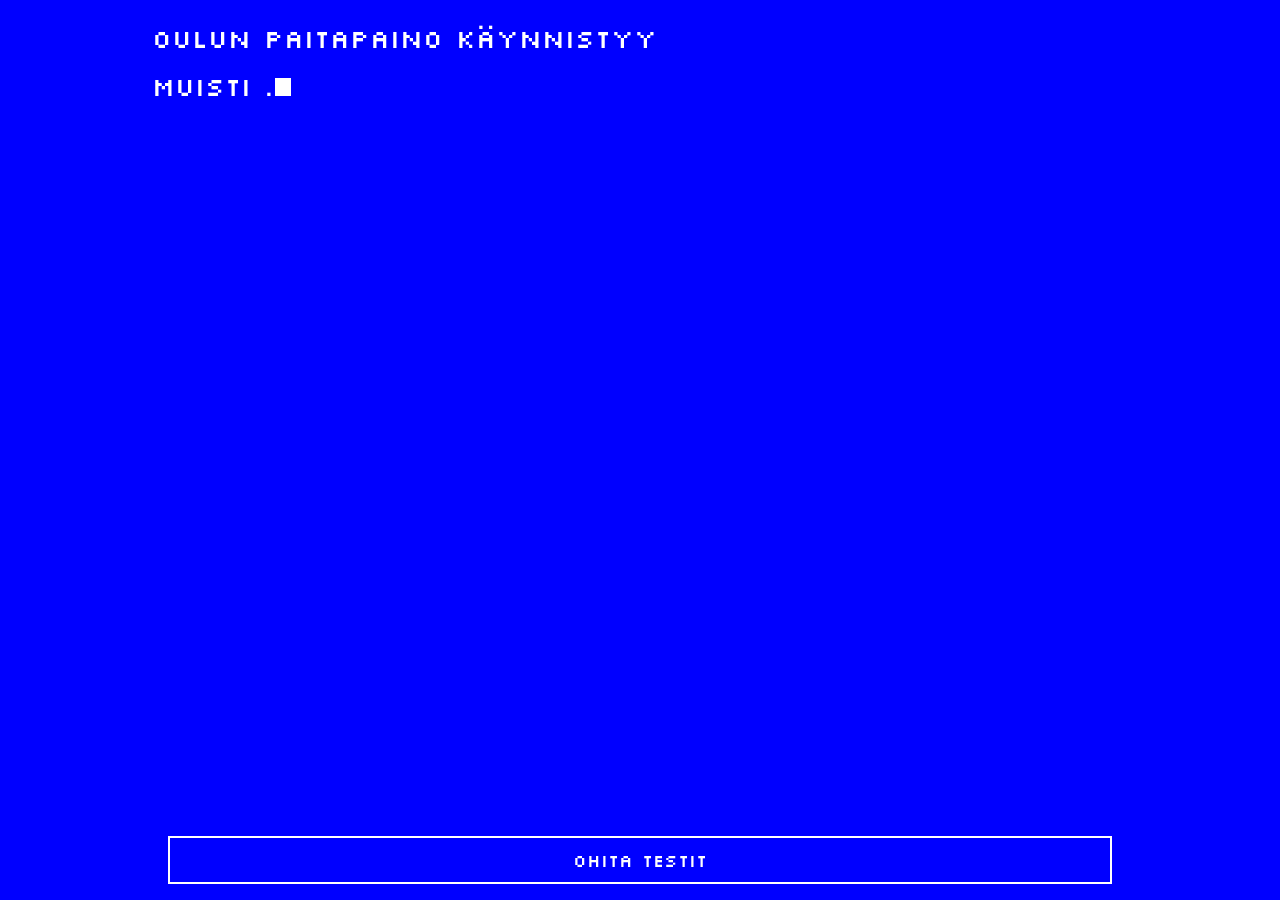
<file: index.html>
<!doctype html>
<html lang="fi">
<head>
<meta charset="utf-8">
<meta name="viewport" content="width=device-width, initial-scale=1, viewport-fit=cover">
<script>document.documentElement.className += ' js game';</script>
<title>oulunpaitapaino.fi - Painopalvelua jo vuodesta 1992</title>
<meta name="description" content="Oulun Paitapaino painaa t-paitoihin, lippalakkeihin ja muihin tekstiileihin Pikisaaressa. Painopalvelua jo vuodesta 1992. Tule käymään, soita tai jätä lappu oveen.">
<meta name="keywords" content="oulun paitapaino tekstiilipaino t-paita">
<link rel="canonical" href="https://oulunpaitapaino.fi/">
<meta name="geo.position" content="65.0190053;25.4528008">
<meta name="geo.placename" content="Oulu">
<meta name="icbm" content="65.0190053,25.4528008">
<meta property="og:title" content="oulunpaitapaino.fi - Painopalvelua jo vuodesta 1992">
<meta property="og:description" content="On synkkä ja myrskyinen yö. Edessäsi on vanha teollisuusalue ja lukittu ovi. Mitä haluat tehdä?">
<meta property="og:type" content="website">
<meta property="og:locale" content="fi_FI">
<meta property="og:url" content="https://oulunpaitapaino.fi/">
<meta property="og:image" content="https://oulunpaitapaino.fi/assets/img/og.jpg">
<meta property="og:image:width" content="1200">
<meta property="og:image:height" content="630">
<meta name="twitter:card" content="summary_large_image">
<meta name="theme-color" content="#0000ff">
<link rel="icon" type="image/png" sizes="16x16" href="assets/img/icon-16x16.png">
<link rel="icon" type="image/png" sizes="32x32" href="assets/img/icon-32x32.png">
<link rel="icon" type="image/png" sizes="96x96" href="assets/img/icon-96x96.png">
<link rel="apple-touch-icon" sizes="152x152" href="assets/img/icon-152x152.png">
<link rel="preload" href="assets/fonts/silkscreen-latin.woff2" as="font" type="font/woff2" crossorigin>
<link rel="stylesheet" href="css/style.css">
<!-- The palette depends on the conditions (moon, light, opening hours...), so these small scripts run in the head
     and set <html data-paletti> before the first paint. Everything else loads at the end of the body. -->
<script>window.PAITA_OV = 1;</script>
<script src="js/config.js"></script>
<script src="js/facts.js"></script>
<script src="js/galaksi.js"></script>
<script>try { document.documentElement.setAttribute('data-paletti', Paita.galaksi.paletteNow()); } catch (e) { /* default palette */ }</script>
<!-- PHONE: remove the "telephone" line below if showPhone is false -->
<script type="application/ld+json">
{
  "@context": "https://schema.org",
  "@type": "LocalBusiness",
  "name": "Oulun Paitapaino",
  "url": "https://oulunpaitapaino.fi/",
  "foundingDate": "1992",
  "email": "info@oulunpaitapaino.fi",
  "telephone": "+3584578348307",
  "description": "Painopalvelua jo vuodesta 1992.",
  "image": "https://oulunpaitapaino.fi/assets/img/og.jpg",
  "address": {
    "@type": "PostalAddress",
    "streetAddress": "Pikisaarentie 15",
    "postalCode": "90100",
    "addressLocality": "Oulu",
    "addressCountry": "FI"
  },
  "sameAs": ["https://www.instagram.com/oulunpaitapaino/"],
  "geo": { "@type": "GeoCoordinates", "latitude": 65.0190053, "longitude": 25.4528008 },
  "openingHoursSpecification": [{
    "@type": "OpeningHoursSpecification",
    "dayOfWeek": ["Tuesday", "Wednesday", "Thursday", "Friday"],
    "opens": "12:00",
    "closes": "18:00"
  }]
}
</script>
</head>
<body>
<!-- recolours the ASCII pictures (blue picture) to the active palette; the engine fills in the matrix -->
<svg width="0" height="0" style="position:absolute" aria-hidden="true" focusable="false"><filter id="figf" color-interpolation-filters="sRGB"><feColorMatrix id="figm" type="matrix" values="1 0 0 0 0  0 1 0 0 0  0 0 1 0 0  0 0 0 1 0"/></filter></svg>
<a class="skip" href="#sisalto">Siirry sisältöön</a>

<div id="app">
  <canvas id="fx" aria-hidden="true"></canvas>

  <header class="top">
    <div class="wrap">
      <h1 class="logo"><span class="logowrap"><a class="logolink" href="#alku" data-go="alku" aria-label="Oulun Paitapaino – alkuun"><img src="assets/img/logo.png" width="1024" height="61" alt="Oulun Paitapaino"></a><button type="button" class="lo-xbtn" aria-label="Laatikko"></button></span></h1>
    </div>
  </header>

  <main id="sisalto" tabindex="-1">
    <div class="wrap" id="stage">
      <h2 id="otsikko" tabindex="-1"></h2>
      <div id="beat" class="beat" aria-live="polite"></div>
      <div id="aside" class="aside" hidden></div>
      <noscript>
        <!-- Static version for visitors without JavaScript. The adventure itself lives in tarina.txt. -->
        <h2>Oulun Paitapaino</h2>
        <p>Olet saapunut vanhalle teollisuusalueelle Pikisaareen. Ovi on lukossa ja ikkunassa palaa valo. Sisällä joku, tai jokin, painaa t-paitoja. Tämä sivu vaatii JavaScriptin seikkailuun, mutta asiat löytyvät tästä.</p>
        <p>Oulun Paitapaino painaa t-paitoihin, lippalakkeihin ja muihin tekstiileihin. Painopalvelua jo vuodesta 1992.</p>
        <p>Pikisaarentie 15<br>90100 Oulu</p>
        <p>Tiistaista perjantaihin kello 12:00 - 18:00.</p>
        <p><a href="mailto:info@oulunpaitapaino.fi">info@oulunpaitapaino.fi</a></p>
        <!-- PHONE: remove if showPhone is false -->
        <p><a href="tel:+3584578348307">045 7834 8307</a></p>
        <p><a href="https://www.instagram.com/oulunpaitapaino/">Instagram: oulunpaitapaino</a></p>
        <p>Samassa tilassa toimii kahvila: <a href="https://industrial.strength.coffee/">industrial.strength.coffee</a></p>
        <p><a href="tylsa.html">En jaksa pelata</a></p>
        <p><a href="tietosuoja.html">Tietosuoja</a></p>
      </noscript>
    </div>
  </main>

  <footer class="foot">
    <p id="ovnote" class="ovnote wrap" hidden><a href="galaksi.html"></a></p>
    <div id="hud" class="hud wrap" hidden><span id="hud-jarki"></span><span id="hud-inv" class="hudinv"><span class="hudi" id="hud-lauta" hidden></span><span class="hudi" id="hud-kyna" hidden></span></span><span id="hud-loput"></span></div>
    <div class="wrap footrow">
      <button type="button" id="prev" class="prev" aria-label="Edellinen ruutu" style="visibility:hidden"><span aria-hidden="true">&lt;</span></button>
      <ul class="footlinks">
        <li><a id="foot-tylsa" href="tylsa.html">En jaksa pelata</a></li>
        <li><a id="foot-tietosuoja" href="tietosuoja.html">Tietosuoja</a></li>
        <li><a id="foot-galaksi" class="gal" href="galaksi.html" aria-label="Galaksin asennot" title="Galaksin asennot">*</a></li>
      </ul>
    </div>
  </footer>

  <div id="boot" hidden></div>
</div>

<!-- The note form lives here while it is not on screen (the engine moves it into the text area) -->
<div id="formhold" hidden>
  <form id="lappu-form" class="note-form" action="api/laheta.php" method="post" novalidate>
    <div class="field" data-q="nimi"><label for="f-nimi">Nimi</label><input id="f-nimi" name="nimi" type="text" placeholder="Nimi" autocomplete="name" required maxlength="100"></div>
    <div class="field" data-q="klaani"><label for="f-klaani">Klaani (valinnainen)</label><input id="f-klaani" name="klaani" type="text" placeholder="Klaani" autocomplete="off" maxlength="100"></div>
    <div class="field" data-q="yhteys"><label for="f-yhteys">Sähkeosoite tai puhelin</label><input id="f-yhteys" name="yhteys" type="text" placeholder="Sähkeosoite tai puhelin" autocomplete="off" required maxlength="150"></div>
    <div class="field" data-q="viesti"><label for="f-viesti">Viesti</label><textarea id="f-viesti" name="viesti" placeholder="Viesti" required maxlength="5000" rows="3"></textarea></div>
    <div class="hp" aria-hidden="true"><label for="f-www">Älä täytä tätä</label><input id="f-www" name="www" type="text" tabindex="-1" autocomplete="off"></div>
    <input type="hidden" name="kesto" value="">
    <button type="button" id="ask-next" class="btn">JATKA</button>
    <button type="submit" id="ask-send" class="btn" hidden>JÄTÄ VIESTI</button>
    <button type="button" id="ask-cancel" class="skipq">Ei sittenkään</button>
    <p class="formstatus" role="status" aria-live="polite" hidden></p>
    <p class="privacy"><a id="privacy-link" href="tietosuoja.html">Tietosuoja: minne lappu menee</a></p>
  </form>
</div>

<script src="js/tarina.js"></script>
<script src="js/fx.js"></script>
<script src="js/logo.js"></script>
<script src="js/game.js"></script>
</body>
</html>
</file>
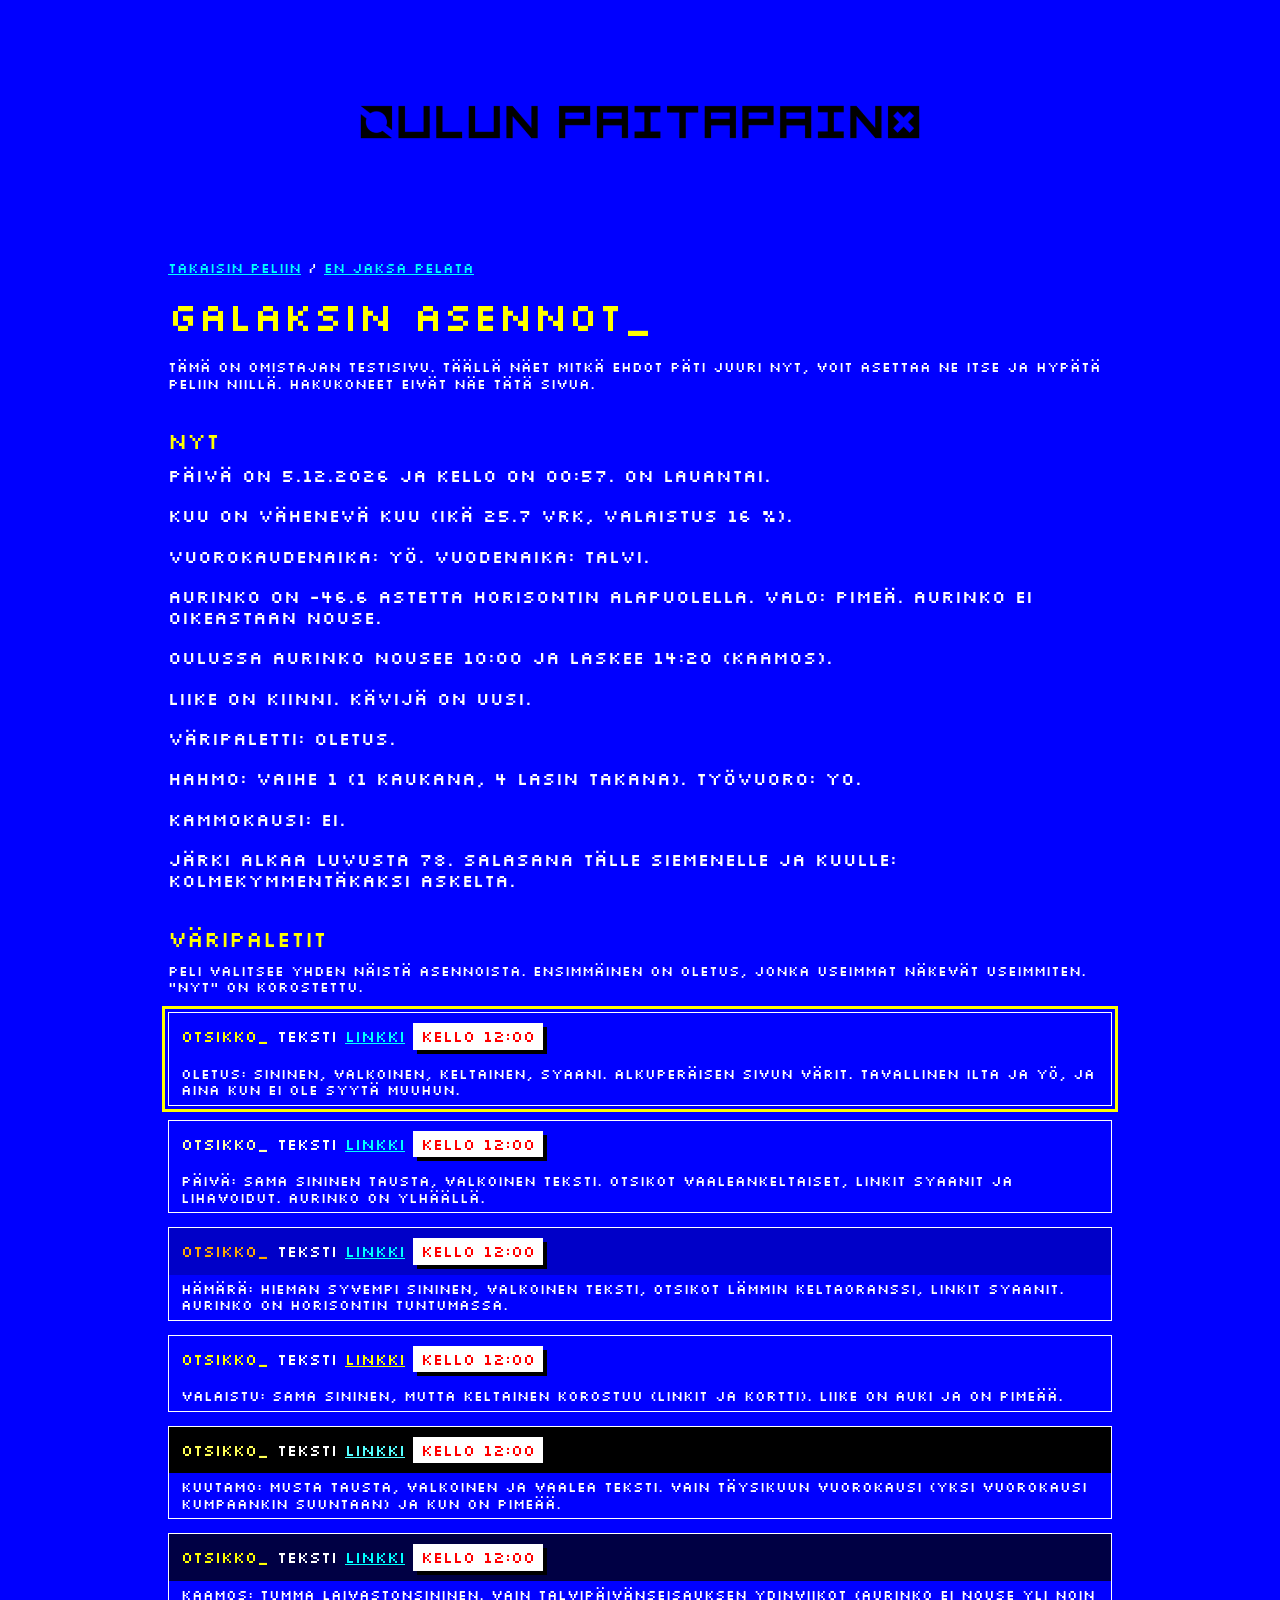
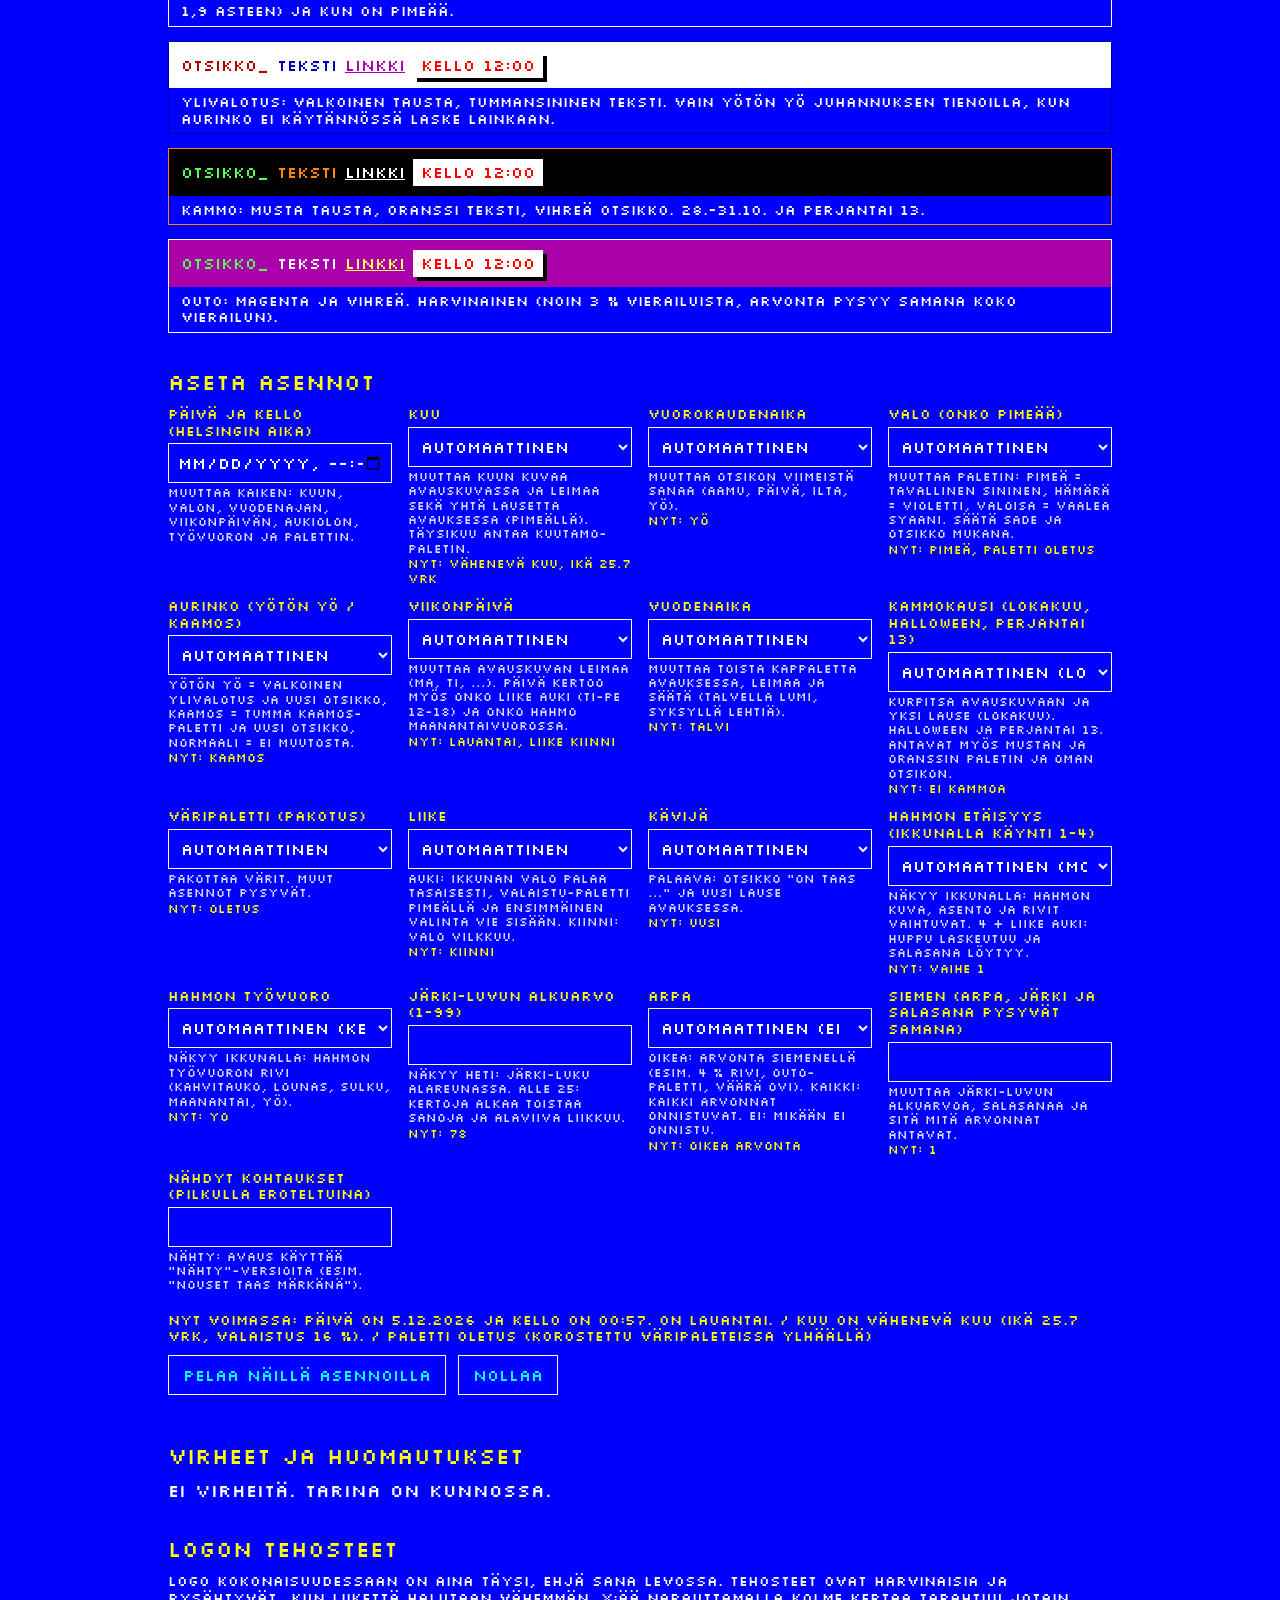
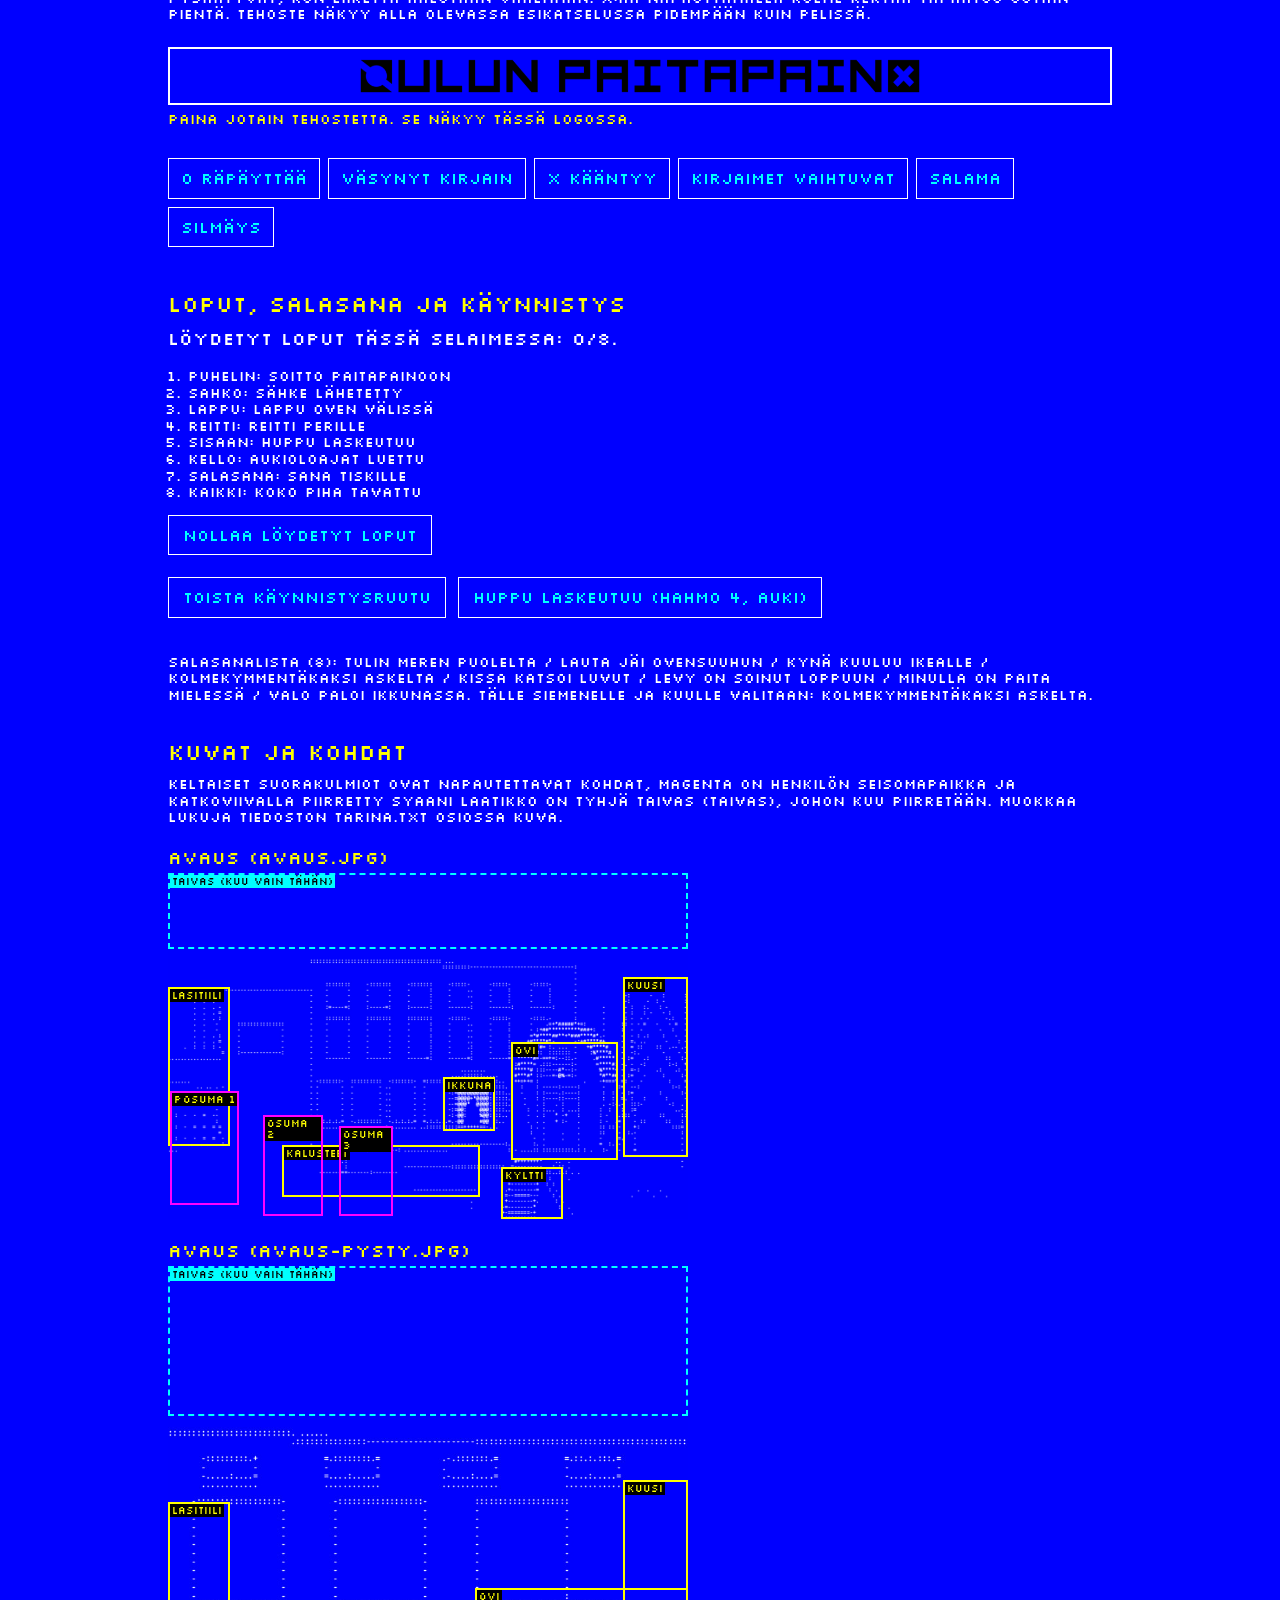
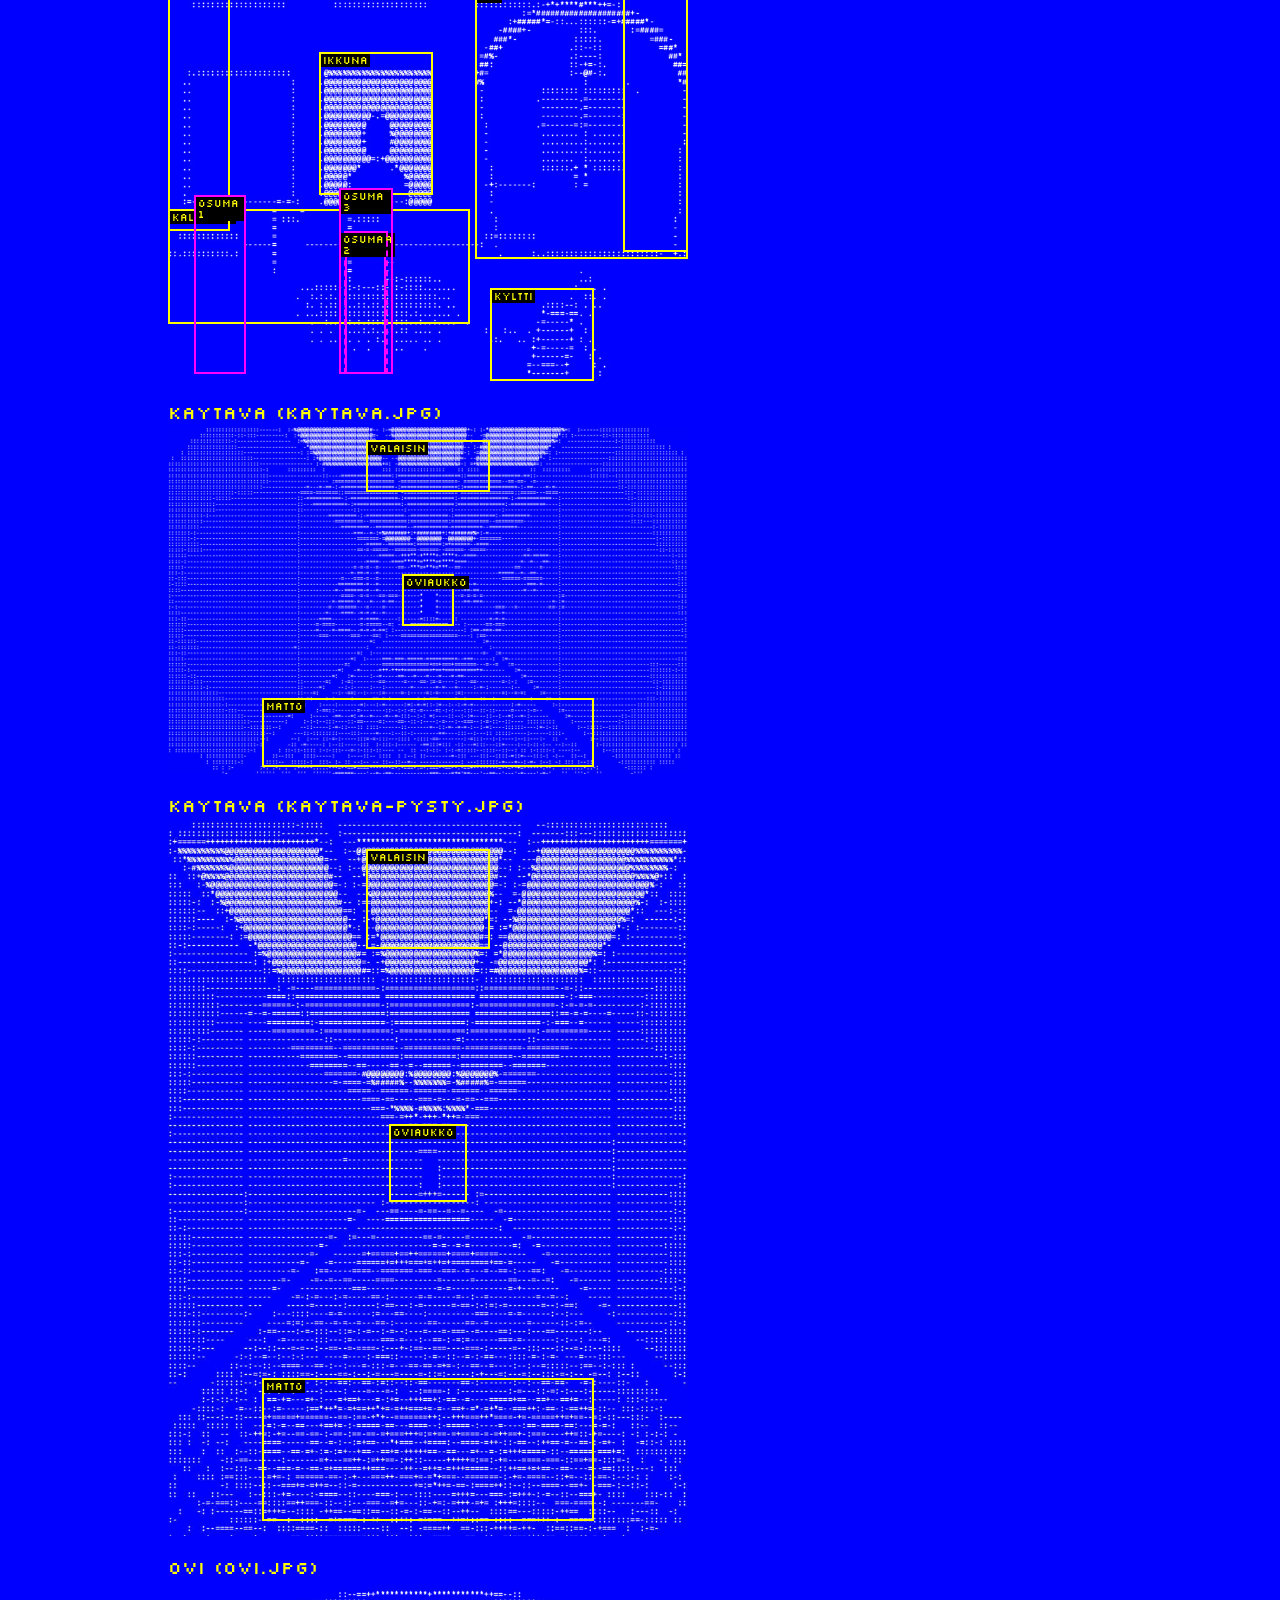
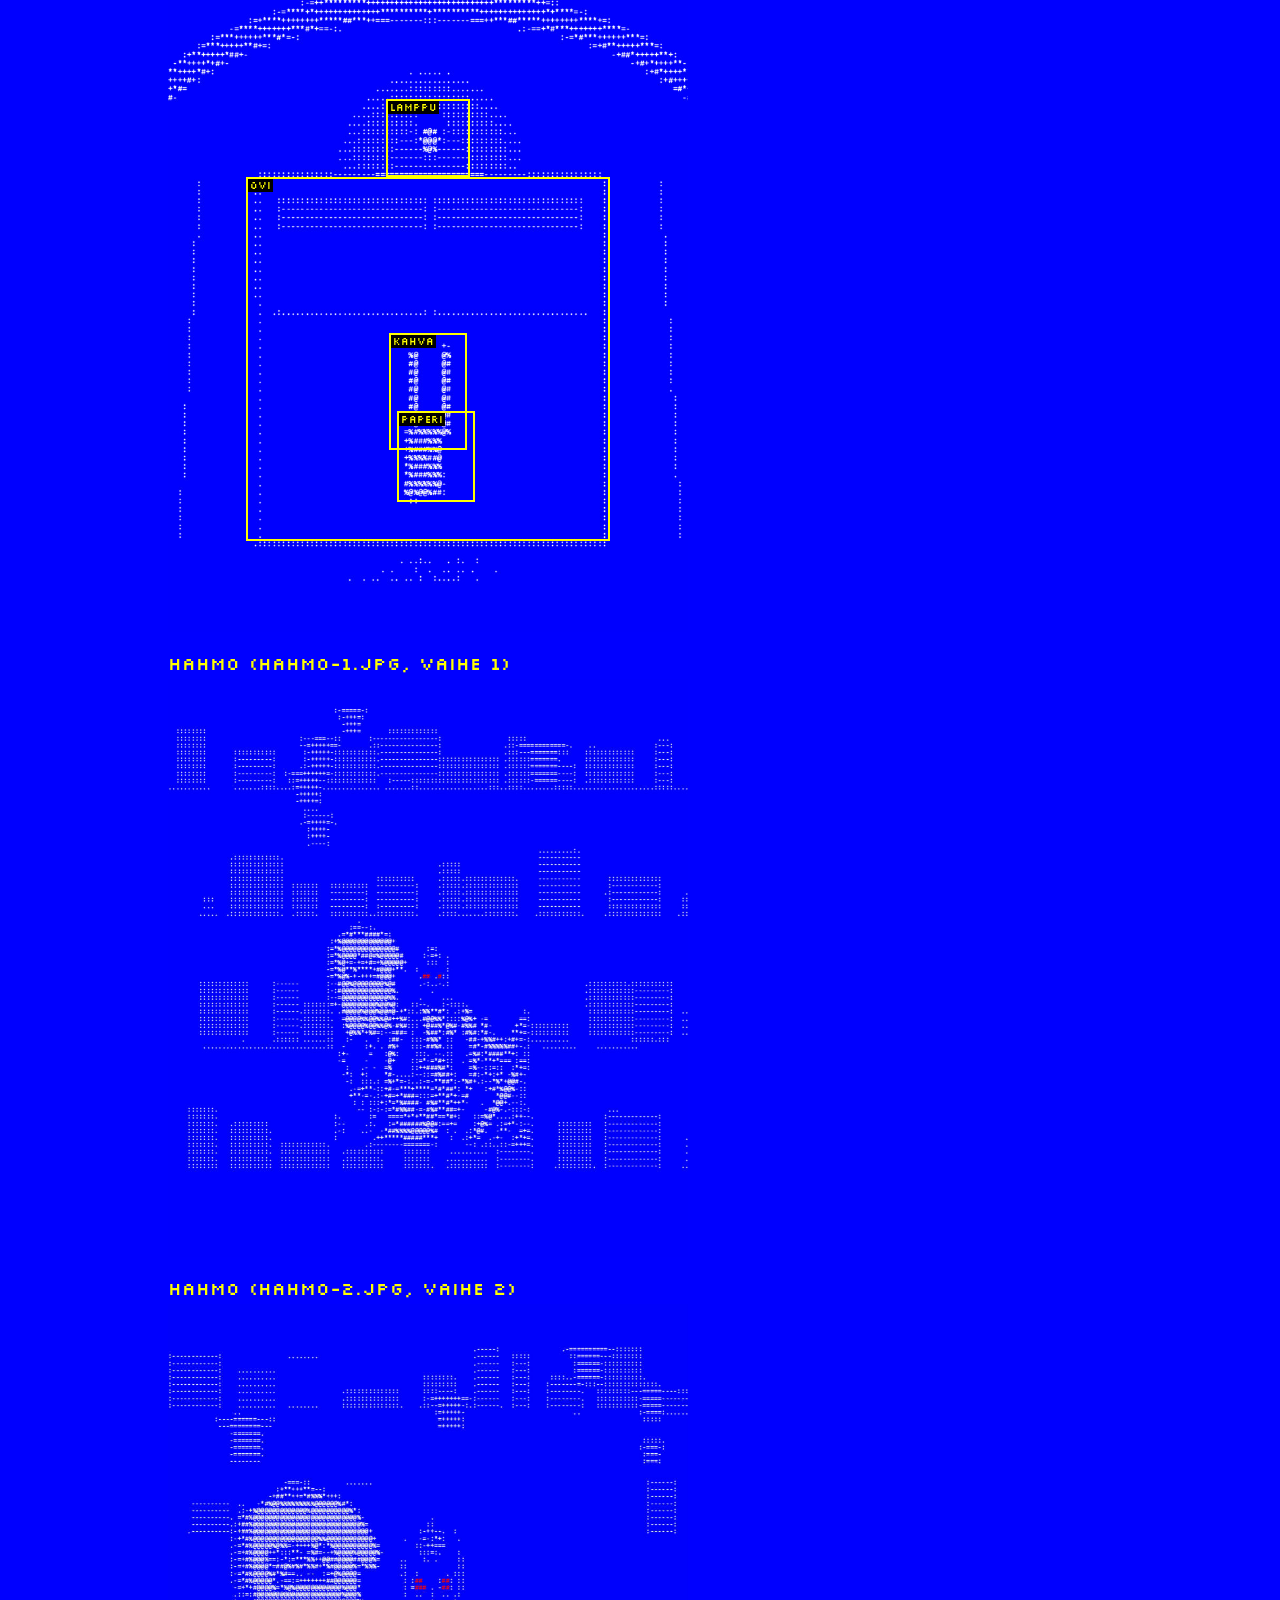
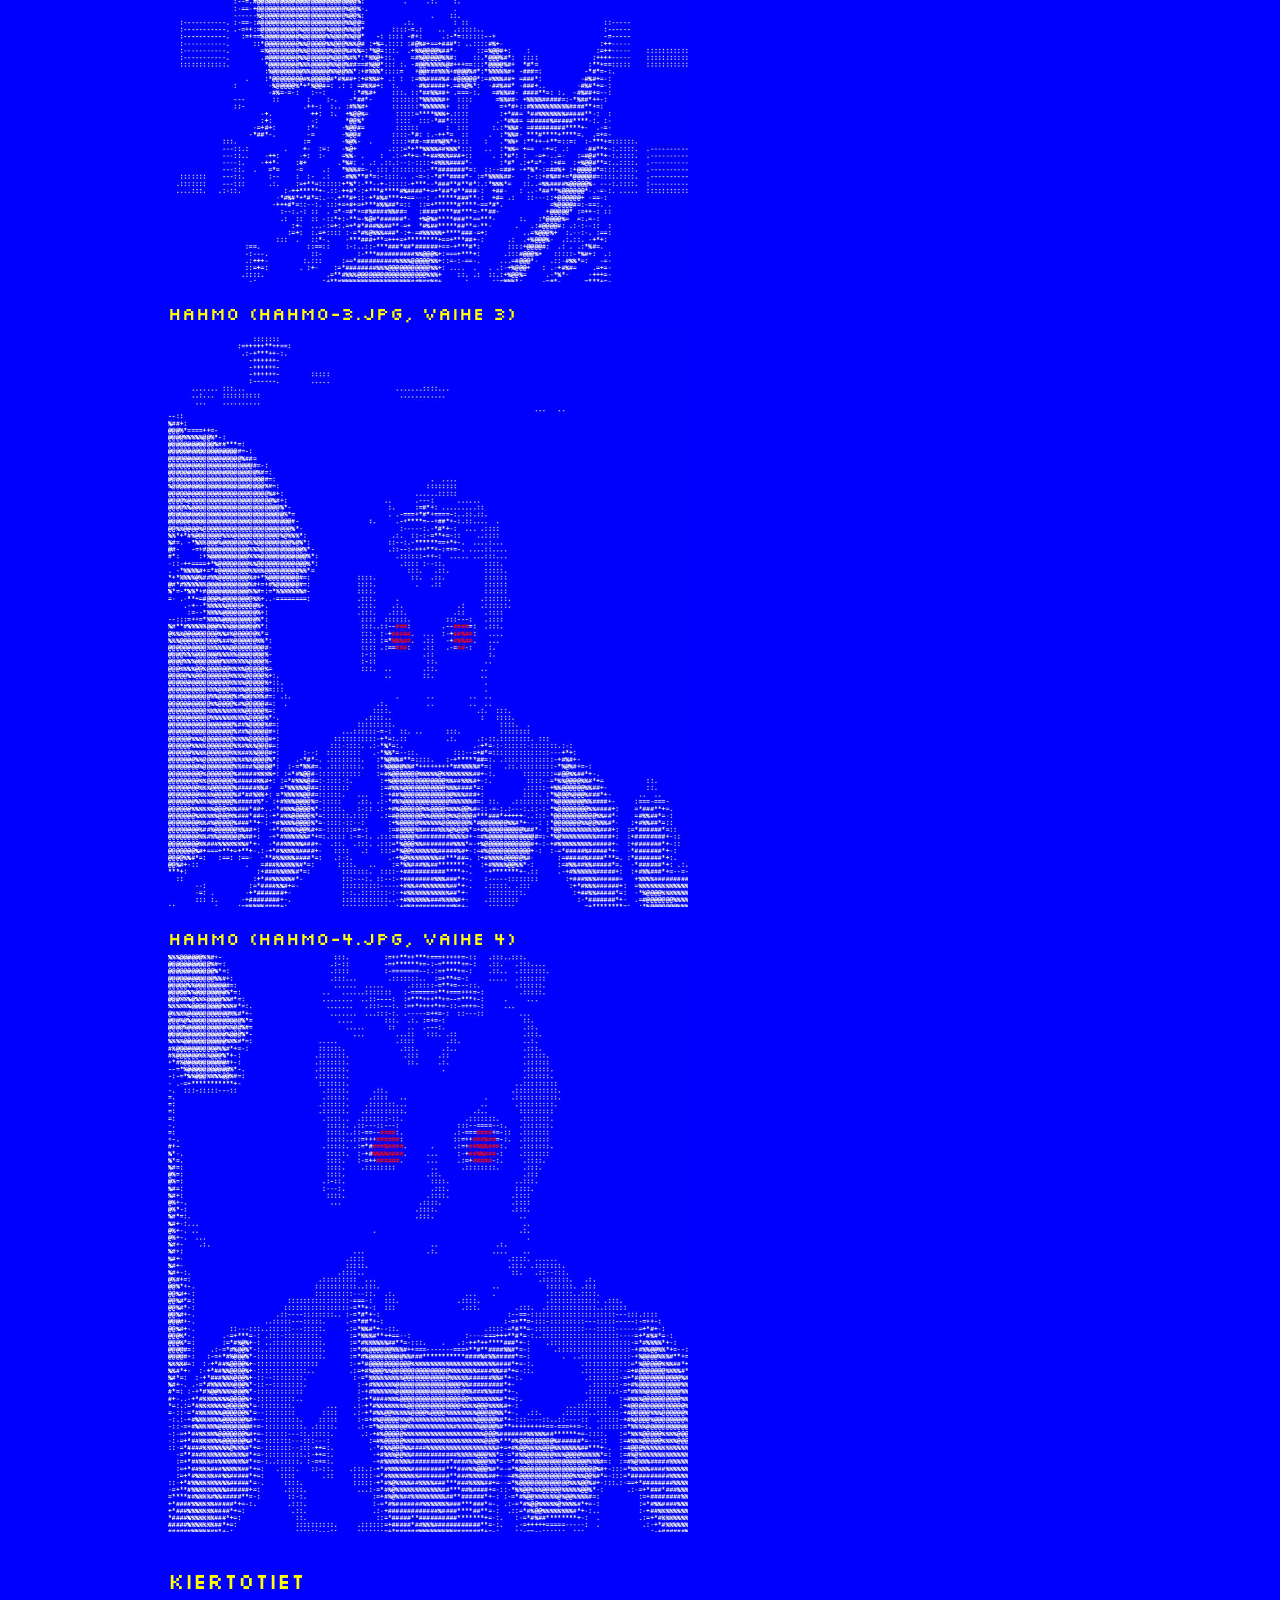
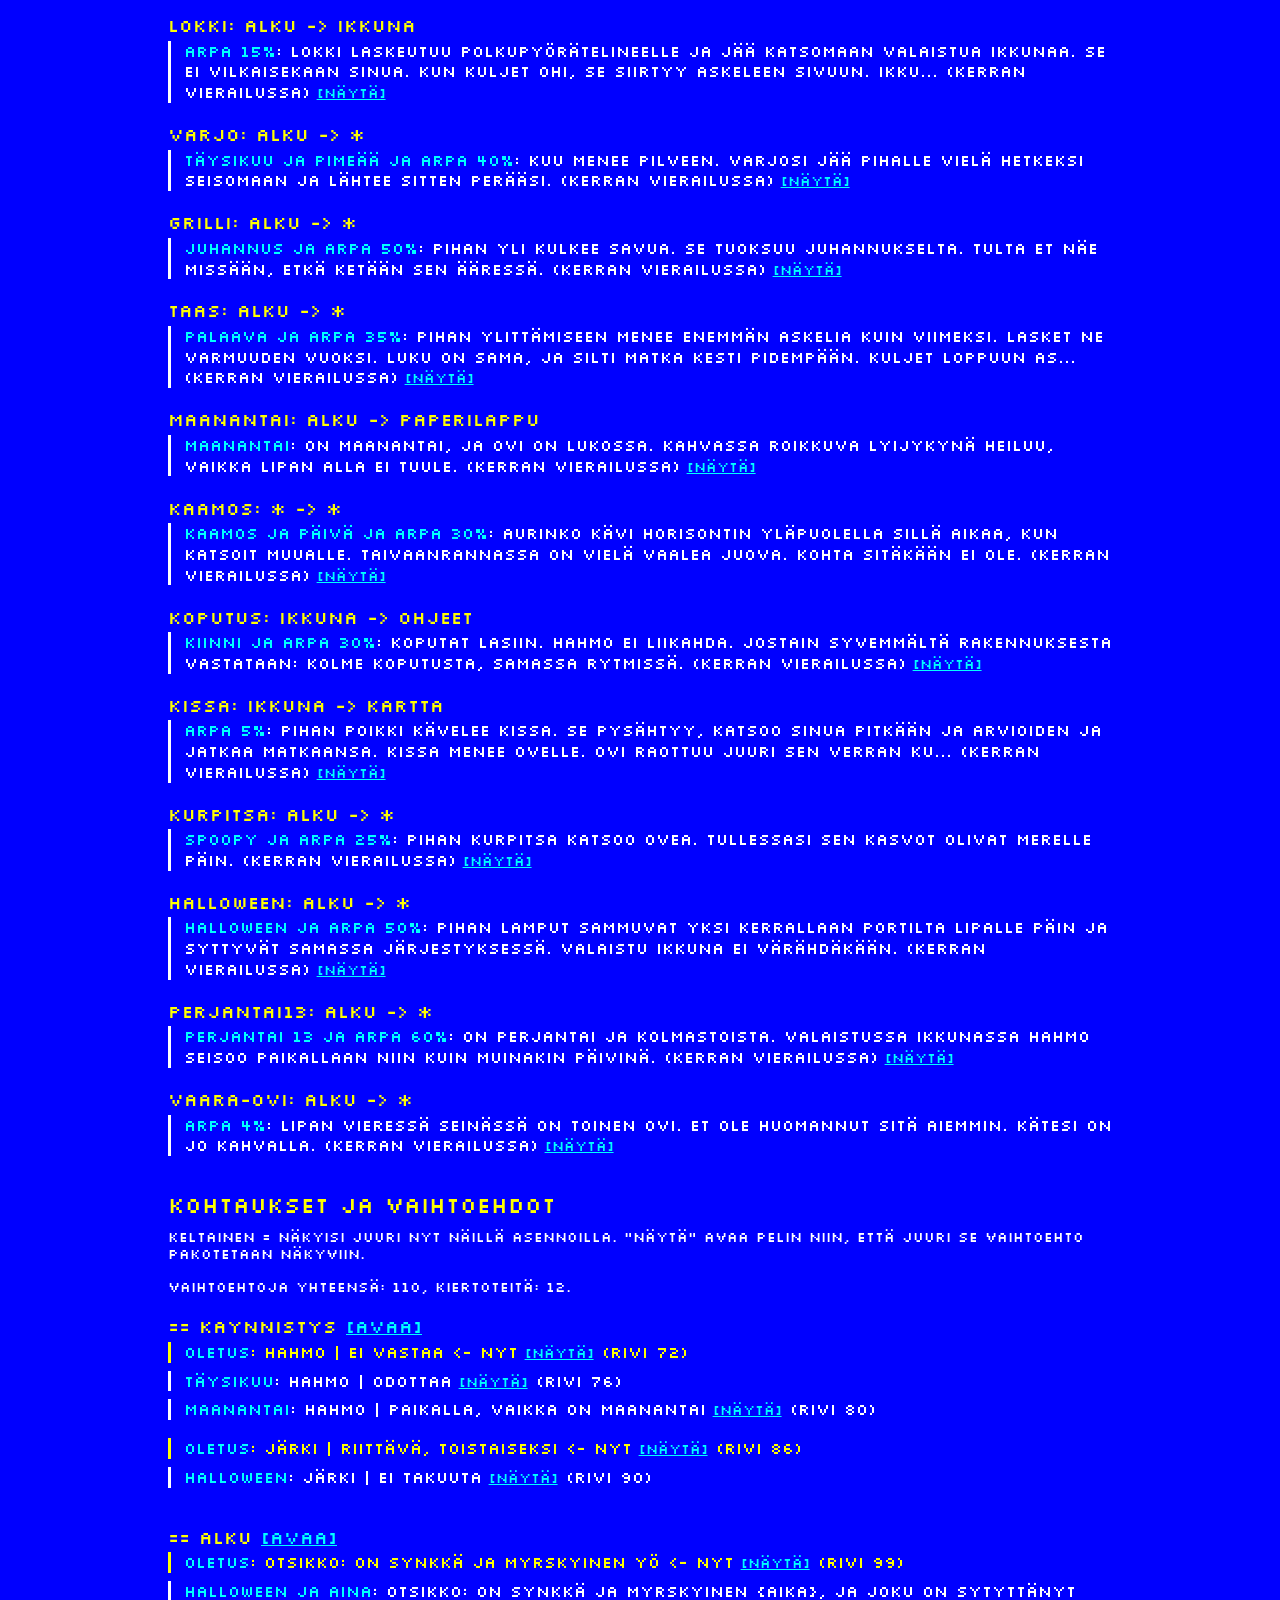
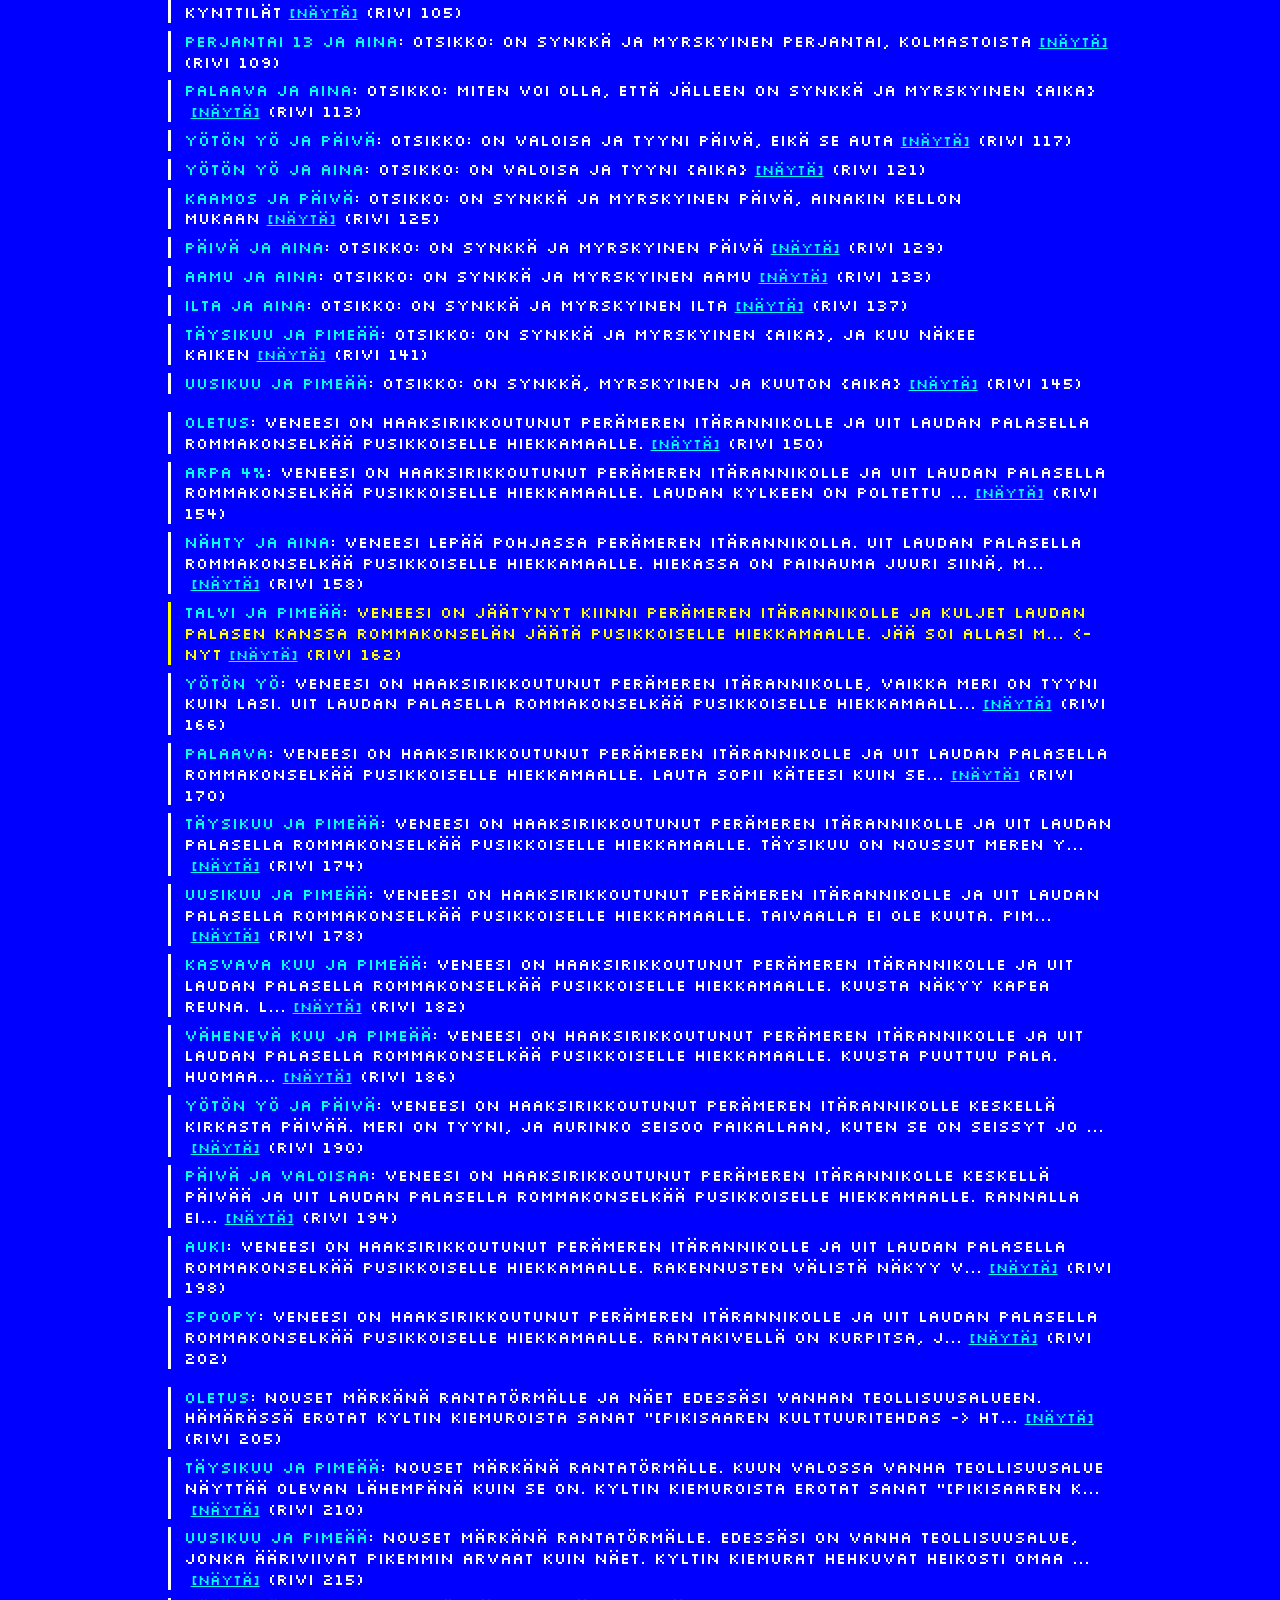
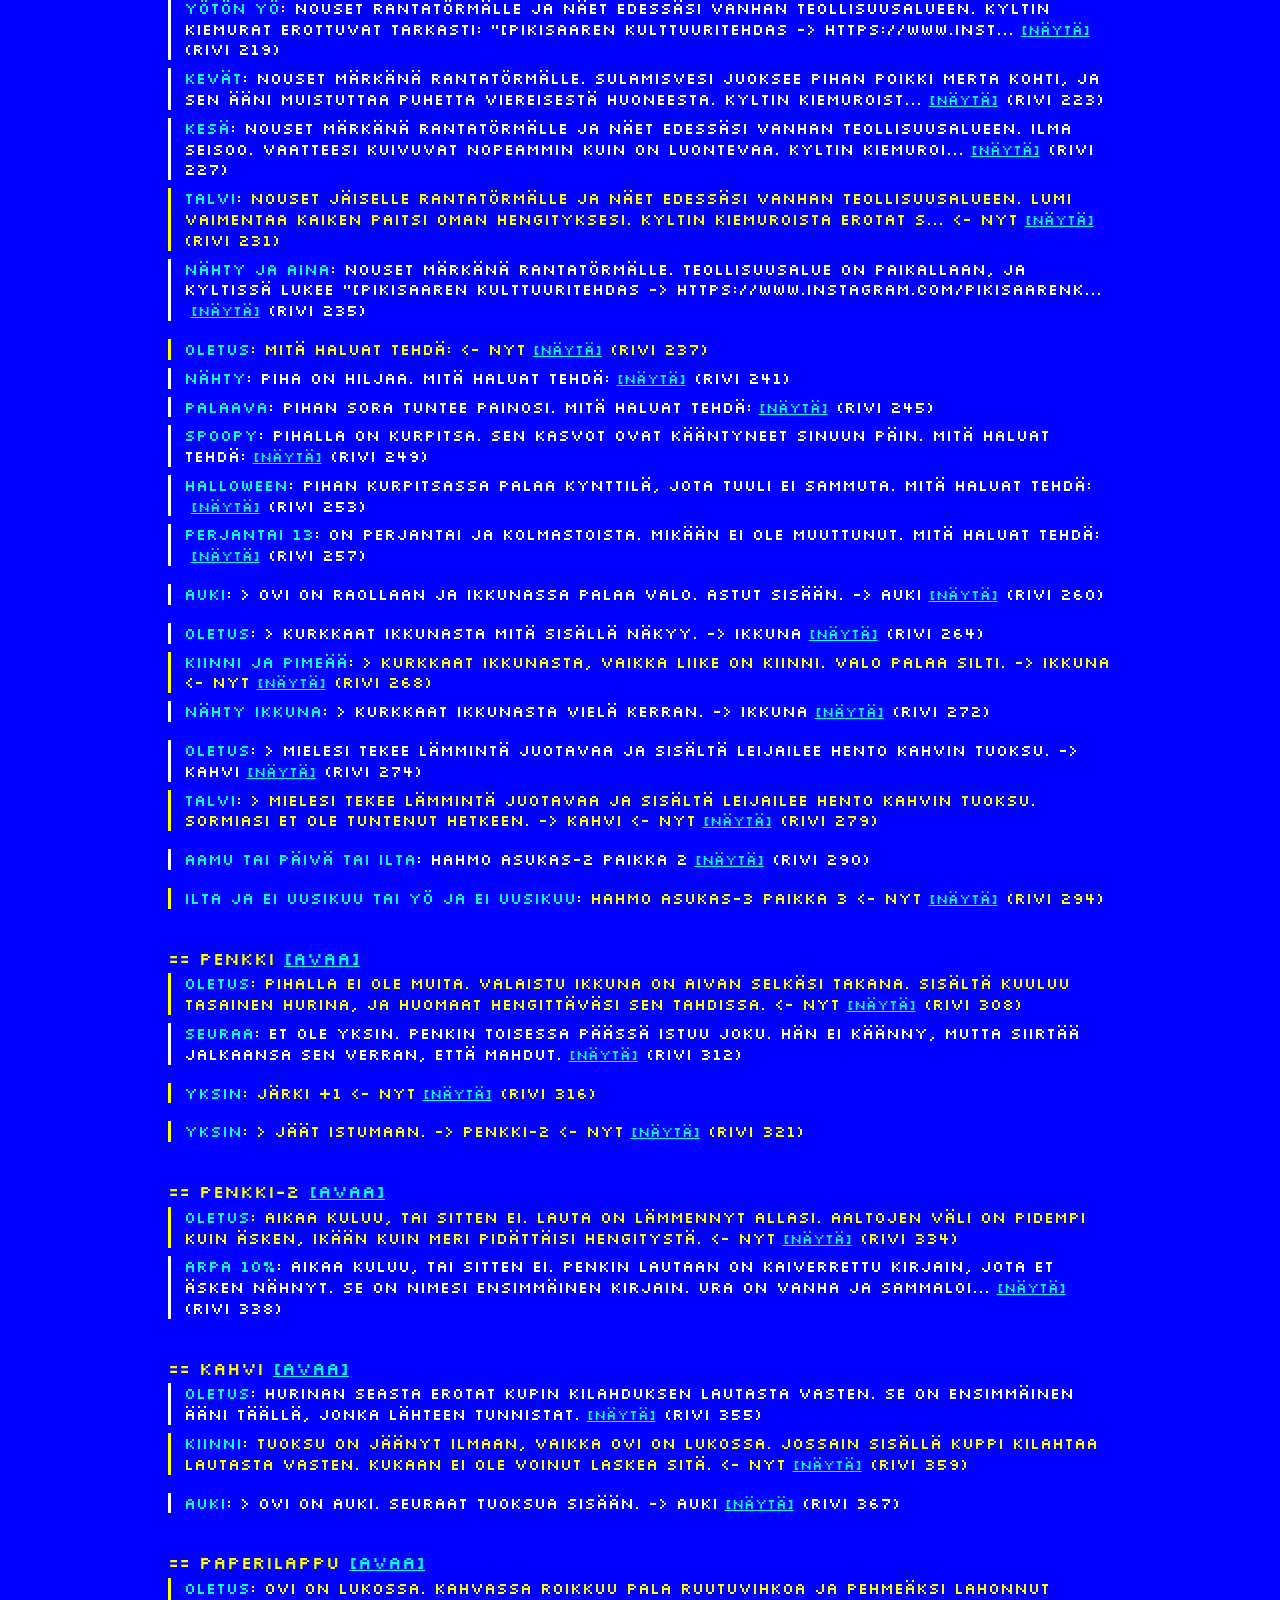
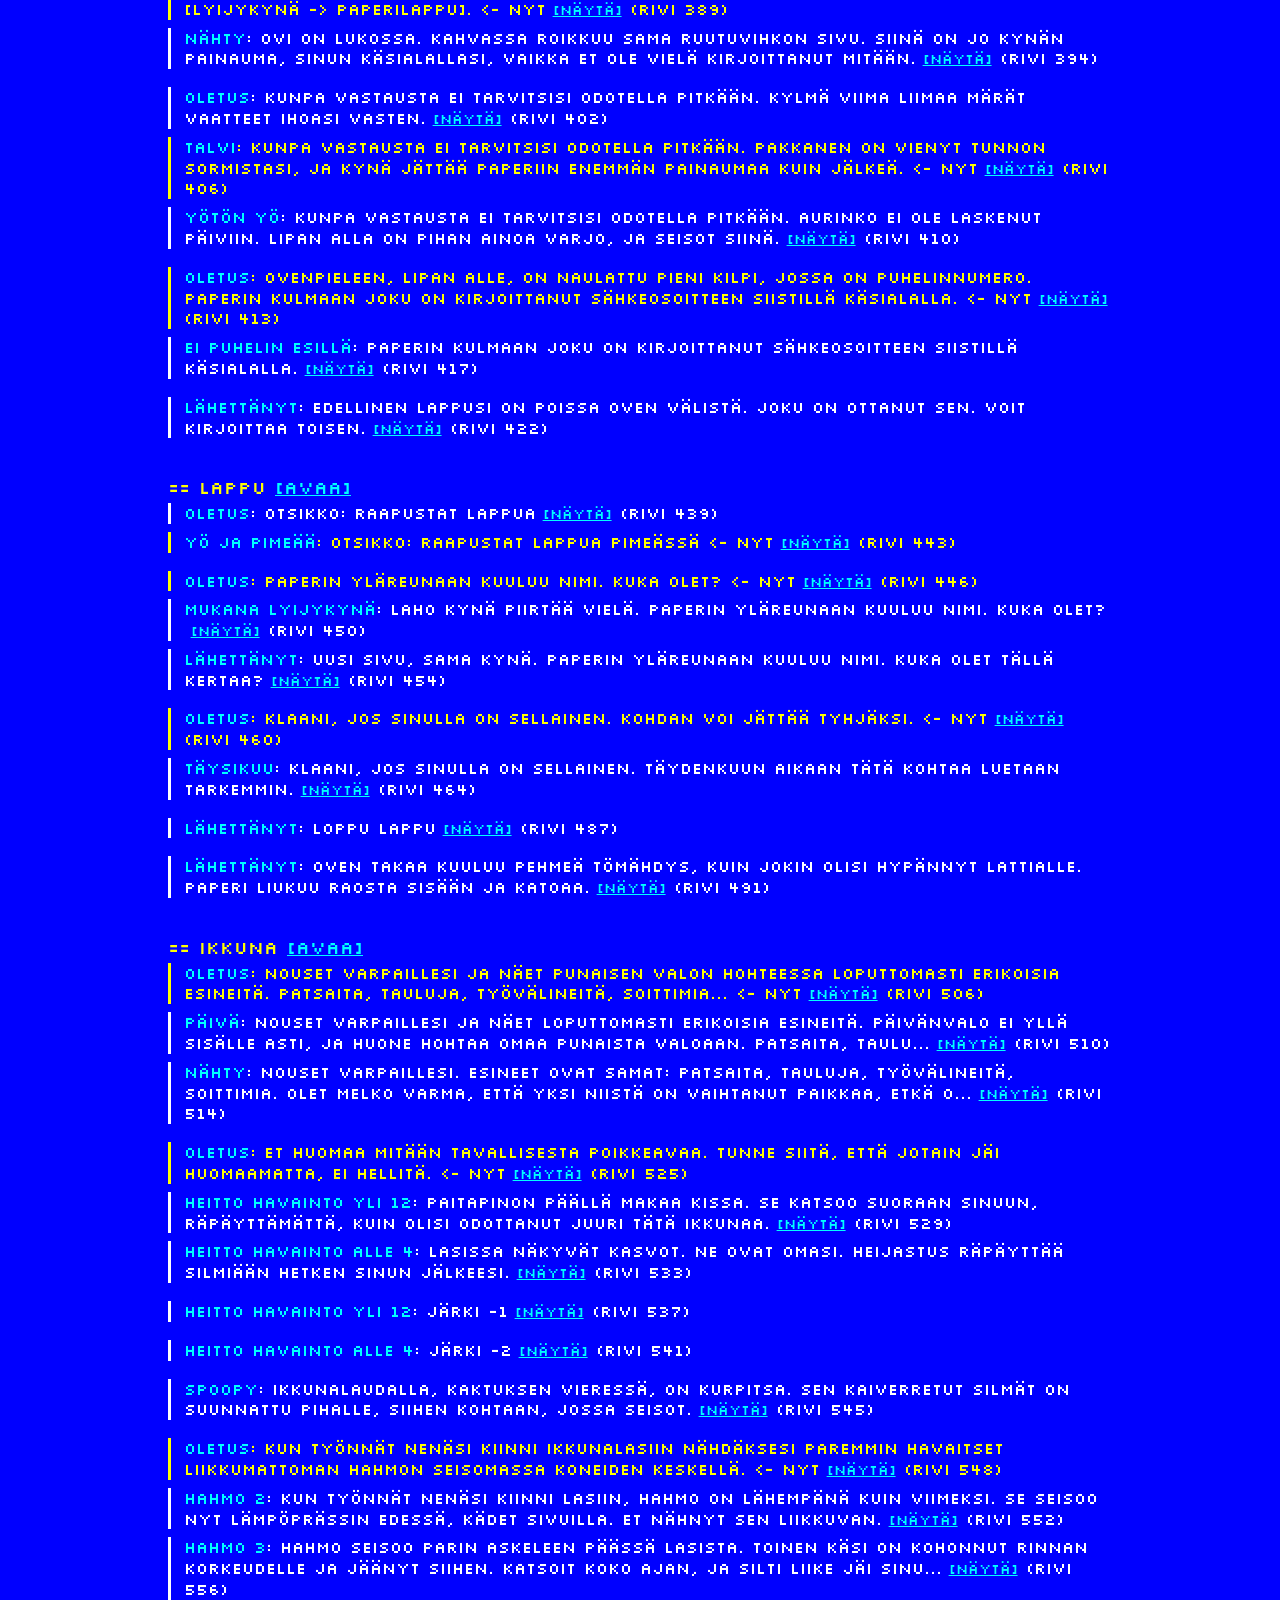
<file: galaksi.html>
<!doctype html>
<html lang="fi">
<head>
<meta charset="utf-8">
<meta name="viewport" content="width=device-width, initial-scale=1">
<meta name="robots" content="noindex, nofollow">
<title>Galaksin asennot - Oulun Paitapaino</title>
<link rel="icon" type="image/png" sizes="32x32" href="assets/img/icon-32x32.png">
<link rel="stylesheet" href="css/style.css">
<style>
  .tool select, .tool input[type="text"], .tool input[type="datetime-local"] { height: 40px; font-size: 1rem; padding: 0 8px; background: var(--bg); color: var(--fg); border: 1px solid var(--fg); border-radius: 0; text-transform: uppercase; font-family: inherit; width: 100%; }
  .tool label { position: static; width: auto; height: auto; clip: auto; overflow: visible; white-space: normal; display: block; margin: 0 0 4px; color: var(--head); font-size: .9rem; }
  .tool .ctl { display: grid; grid-template-columns: repeat(auto-fill, minmax(180px, 1fr)); grid-gap: 12px 16px; margin: 12px 0 18px; }
  .tool .row { margin: 10px 0 24px; }
  .tool .row a, .tool .row button { display: inline-block; margin: 0 12px 12px 0; border: 1px solid var(--fg); padding: 10px 14px; background: transparent; color: var(--link); font: inherit; font-size: 1rem; cursor: pointer; text-decoration: none; }
  .tool h2 { font-size: 1.4rem; margin: 1.6em 0 .5em; }
  .tool h3 { color: var(--head); font-size: 1.1rem; font-weight: 400; margin: 1.2em 0 .3em; }
  .tool .alt { margin: 0 0 .5em; padding-left: .8em; border-left: 3px solid var(--fg); font-size: 1rem; line-height: 1.3; overflow-wrap: anywhere; }
  .tool .alt.on { border-left-color: var(--head); color: var(--head); }
  .tool .alt .c { color: var(--link); }
  .tool .alt a { font-size: .85rem; margin-left: .5em; }
  .tool .err { color: var(--head); margin: 0 0 .4em; }
  .tool p, .tool li { overflow-wrap: anywhere; }
  .tool .small { font-size: .9rem; }
  body.tool { font-size: 1.1rem; }
  .tool .hint { font-size: .72rem; line-height: 1.25; margin: 3px 0 0; color: var(--fg); opacity: .85; }
  .tool .hint.cur { color: var(--head); opacity: 1; margin-top: 1px; }
  .tool ol.small { padding-left: 1.4em; margin: .4em 0 1em; }
  .tool #reset-loput { border: 1px solid var(--fg); background: transparent; color: var(--link); font: inherit; font-size: 1rem; padding: 10px 14px; cursor: pointer; margin: 0 12px 12px 0; }
  .picov { position: relative; max-width: 520px; margin: 0 0 14px; }
  .picov img { display: block; width: 100%; height: auto; }
  .picov .ov { position: absolute; border: 2px solid #ffff00; box-sizing: border-box; }
  .picov .ov.place { border-color: #ff00ff; }
  .picov .ov.sky { border-color: #00ffff; border-style: dashed; }
  .picov .ov.sky span { background: #00ffff; color: #000; }
  .picov .ov span { position: absolute; left: 0; top: 0; background: #000; color: #ff0; font-size: 10px; line-height: 1.1; padding: 1px 2px; }
  #logofx button { border: 1px solid var(--fg); background: transparent; color: var(--link); font: inherit; font-size: 1rem; padding: 10px 14px; cursor: pointer; margin: 0 12px 12px 0; }
  #logoprev { position: sticky; top: 0; z-index: 10; background: var(--bg); padding: 8px 0 0; }
  .logopreview { border: 2px solid var(--fg); padding: 10px 12px; margin: 0 0 6px; }
  .logostatus { margin: 0 0 8px; min-height: 2.6em; color: var(--head); }
  #logofx button.on { background: var(--link); color: var(--bg); }
  #logofx button { margin: 0 8px 8px 0; padding: 10px 12px; }
  #ctlresult { margin: 8px 0 0; color: var(--head); }
  .sw { margin: 0 0 14px; border: 1px solid var(--fg); }
  .sw .sample { background: var(--bg); color: var(--fg); padding: 10px 12px; font-size: 1rem; line-height: 1.4; }
  .sw .sample b { color: var(--head); font-weight: 400; }
  .sw .sample u { color: var(--link); }
  .sw .sample i { display: inline-block; font-style: normal; background: var(--card-bg); color: var(--card-fg); padding: 2px 8px; margin-left: 8px; box-shadow: 4px 4px 0 0 var(--shadow); }
  .sw .name { padding: 6px 12px; font-size: .9rem; }
  .sw.now { outline: 3px solid var(--head); outline-offset: 3px; }
</style>
</head>
<body class="plain tool">
<header class="top"><div class="wrap"><h1 class="logo" style="margin:0"><span class="logowrap"><a class="logolink" href="index.html" aria-label="Oulun Paitapaino – alkuun"><img src="assets/img/logo.png" width="1024" height="61" alt="Oulun Paitapaino"></a><button type="button" class="lo-xbtn" aria-label="Laatikko"></button></span></h1></div></header>
<main id="sisalto">
<section class="scene"><div class="wrap">
  <p class="small"><a href="index.html">Takaisin peliin</a> / <a href="tylsa.html">En jaksa pelata</a></p>
  <h1 class="page">Galaksin asennot<span class="us" aria-hidden="true">_</span></h1>
  <p class="small">Tämä on omistajan testisivu. Täällä näet mitkä ehdot päti juuri nyt, voit asettaa ne itse ja hypätä peliin niillä. Hakukoneet eivät näe tätä sivua.</p>

  <div id="ovbanner" class="draft" hidden></div>

  <h2>Nyt</h2>
  <div id="now"></div>

  <h2>Väripaletit</h2>
  <p class="small">Peli valitsee yhden näistä asennoista. Ensimmäinen on oletus, jonka useimmat näkevät useimmiten. "Nyt" on korostettu.</p>
  <div id="swatches"></div>

  <h2>Aseta asennot</h2>
  <div class="ctl" id="ctl"></div>
  <p id="ctlresult" class="small" role="status" aria-live="polite"></p>
  <div class="row"><a id="play" href="index.html">Pelaa näillä asennoilla</a><button type="button" id="reset">Nollaa</button></div>

  <h2>Virheet ja huomautukset</h2>
  <div id="errors"><p>Ladataan_</p></div>

  <h2>Logon tehosteet</h2>
  <p class="small">Logo kokonaisuudessaan on aina täysi, ehjä sana levossa. Tehosteet ovat harvinaisia ja pysähtyvät, kun liikettä halutaan vähemmän. X:ää napauttamalla kolme kertaa tapahtuu jotain pientä. Tehoste näkyy alla olevassa esikatselussa pidempään kuin pelissä.</p>
  <div id="logosec">
   <div id="logoprev">
    <div id="logopreview" class="logopreview"><div class="logo"><span class="logowrap"><a class="logolink" href="index.html" aria-label="Oulun Paitapaino – alkuun"><img src="assets/img/logo.png" width="1024" height="61" alt="Oulun Paitapaino"></a><button type="button" class="lo-xbtn" aria-label="Laatikko"></button></span></div></div>
    <p id="logostatus" class="small logostatus" role="status" aria-live="polite">Paina jotain tehostetta. Se näkyy tässä logossa.</p>
    <div class="row" id="logofx"><button type="button" data-fx="blink" data-d="O räpäyttää: vinoviiva kääntyy, palkki, takaisin">O räpäyttää</button><button type="button" data-fx="tube" data-d="Väsynyt kirjain: yksi kirjain sammuu ja syttyy">Väsynyt kirjain</button><button type="button" data-fx="tick" data-d="X kääntyy: laatikko-X kääntyy yhden askeleen">X kääntyy</button><button type="button" data-fx="swap" data-d="Kirjaimet vaihtuvat: kaksi kirjainta vaihtaa paikkaa hetkeksi">Kirjaimet vaihtuvat</button><button type="button" data-fx="flash" data-d="Salama: koko logo kääntyy väreiltään hetkeksi">Salama</button><button type="button" data-fx="react" data-d="Silmäys: O:n päälle tulee palkki kahdeksi ruuduksi">Silmäys</button></div>
   </div>
  </div>

  <h2>Loput, salasana ja käynnistys</h2>
  <div id="extras"></div>

  <h2>Kuvat ja kohdat</h2>
  <p class="small">Keltaiset suorakulmiot ovat napautettavat kohdat, magenta on henkilön seisomapaikka ja katkoviivalla piirretty syaani laatikko on tyhjä taivas (TAIVAS), johon kuu piirretään. Muokkaa lukuja tiedoston tarina.txt osiossa KUVA.</p>
  <div id="pics"></div>

  <h2>Kiertotiet</h2>
  <div id="detours"></div>

  <h2>Kohtaukset ja vaihtoehdot</h2>
  <p class="small">Keltainen = näkyisi juuri nyt näillä asennoilla. "Näytä" avaa pelin niin, että juuri se vaihtoehto pakotetaan näkyviin.</p>
  <div id="scenes"></div>
</div></section>
</main>
<noscript><p style="padding:16px">Tämä testisivu tarvitsee JavaScriptin.</p></noscript>
<script>window.PAITA_OV = 1;</script>
<script src="js/config.js"></script>
<script src="js/facts.js"></script>
<script src="js/galaksi.js"></script>
<script src="js/tarina.js"></script>
<script src="js/galaksi-sivu.js"></script>
<script src="js/logo.js"></script>
</body>
</html>
</file>
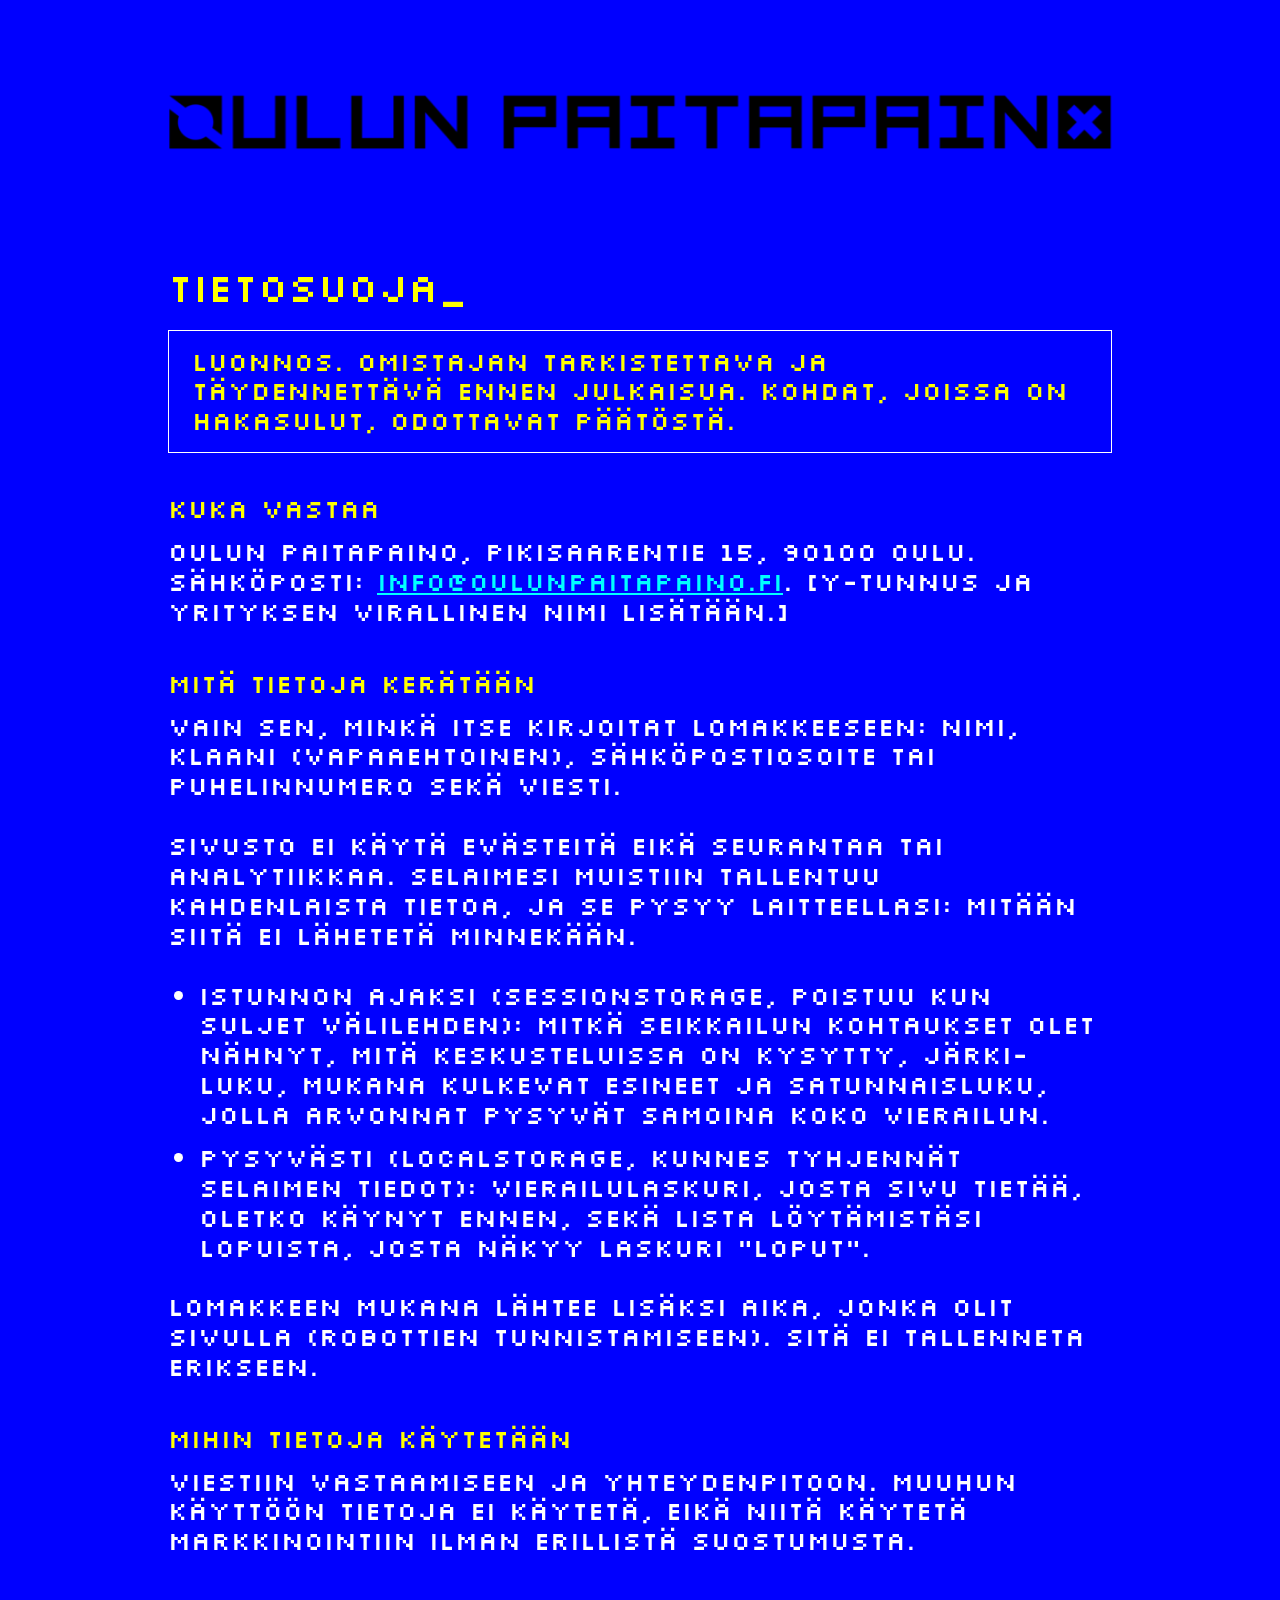
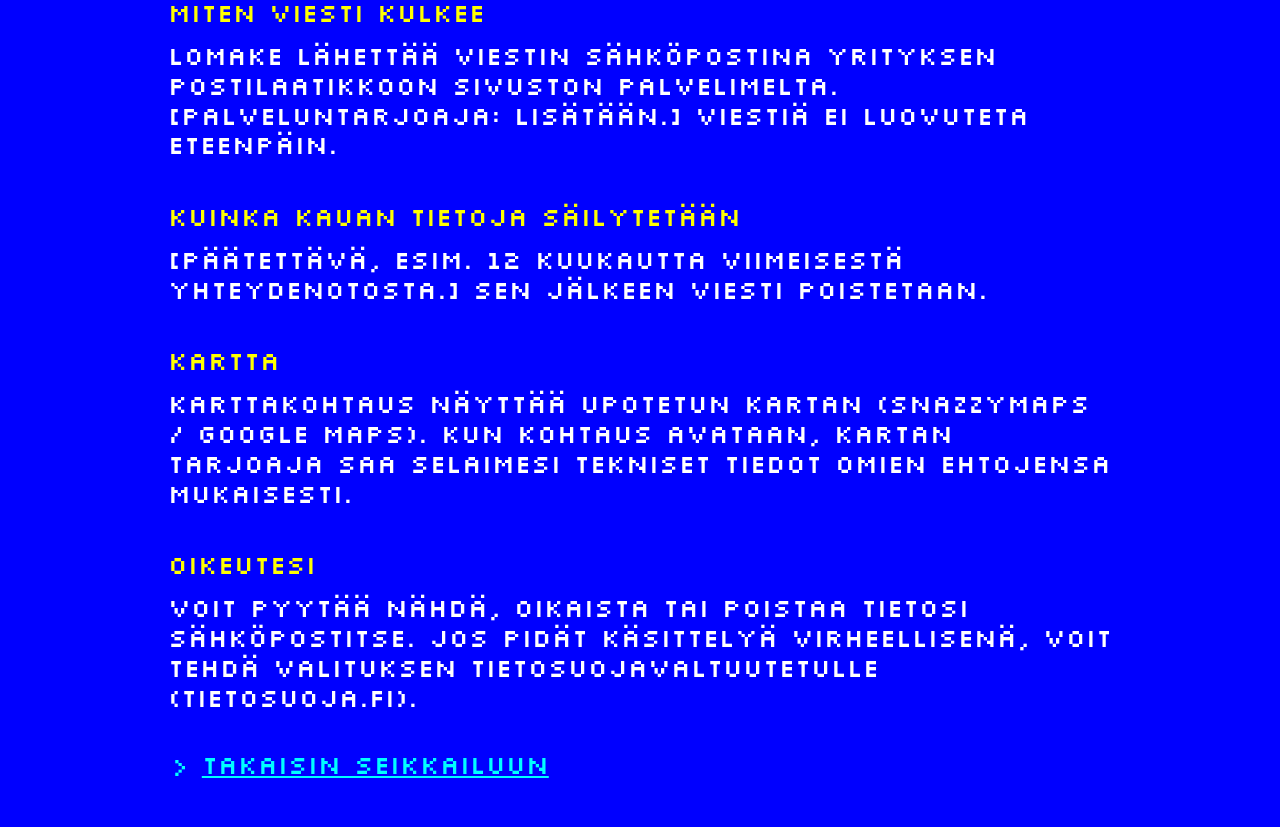
<file: tietosuoja.html>
<!doctype html>
<html lang="fi">
<head>
<meta charset="utf-8">
<meta name="viewport" content="width=device-width, initial-scale=1">
<script>document.documentElement.className += " js";</script>
<title>Tietosuoja - Oulun Paitapaino</title>
<meta name="description" content="Oulun Paitapainon verkkosivun yhteydenottolomakkeen tietosuojaseloste (luonnos).">
<link rel="canonical" href="https://oulunpaitapaino.fi/tietosuoja.html">
<link rel="icon" type="image/png" sizes="32x32" href="assets/img/icon-32x32.png">
<link rel="stylesheet" href="css/style.css">
</head>
<body class="plain">
<a class="skip" href="#sisalto">Siirry sisältöön</a>
<header class="top"><div class="wrap"><p class="logo" style="margin:0"><a href="index.html"><img src="assets/img/logo.png" width="1024" height="61" alt="Oulun Paitapaino - alkuun"></a></p></div></header>
<main id="sisalto">
<section class="scene"><div class="wrap">
  <h1 class="page">Tietosuoja<span class="us" aria-hidden="true">_</span></h1>
  <p class="draft">LUONNOS. Omistajan tarkistettava ja täydennettävä ennen julkaisua. Kohdat, joissa on hakasulut, odottavat päätöstä.</p>
  <h2>Kuka vastaa</h2>
  <p>Oulun Paitapaino, <span data-config="street">Pikisaarentie 15</span>, <span data-config="postal">90100 Oulu</span>. Sähköposti: <a href="mailto:info@oulunpaitapaino.fi" data-config-href="mail" data-config="email">info@oulunpaitapaino.fi</a>. [Y-tunnus ja yrityksen virallinen nimi lisätään.]</p>
  <h2>Mitä tietoja kerätään</h2>
  <p>Vain sen, minkä itse kirjoitat lomakkeeseen: nimi, klaani (vapaaehtoinen), sähköpostiosoite tai puhelinnumero sekä viesti.</p>
  <p>Sivusto ei käytä evästeitä eikä seurantaa tai analytiikkaa. Selaimesi muistiin tallentuu kahdenlaista tietoa, ja se pysyy laitteellasi: mitään siitä ei lähetetä minnekään.</p>
  <ul class="plainlist">
    <li>Istunnon ajaksi (sessionStorage, poistuu kun suljet välilehden): mitkä seikkailun kohtaukset olet nähnyt, mitä keskusteluissa on kysytty, JÄRKI-luku, mukana kulkevat esineet ja satunnaisluku, jolla arvonnat pysyvät samoina koko vierailun.</li>
    <li>Pysyvästi (localStorage, kunnes tyhjennät selaimen tiedot): vierailulaskuri, josta sivu tietää, oletko käynyt ennen, sekä lista löytämistäsi lopuista, josta näkyy laskuri "LOPUT".</li>
  </ul>
  <p>Lomakkeen mukana lähtee lisäksi aika, jonka olit sivulla (robottien tunnistamiseen). Sitä ei tallenneta erikseen.</p>
  <h2>Mihin tietoja käytetään</h2>
  <p>Viestiin vastaamiseen ja yhteydenpitoon. Muuhun käyttöön tietoja ei käytetä, eikä niitä käytetä markkinointiin ilman erillistä suostumusta.</p>
  <h2>Miten viesti kulkee</h2>
  <p>Lomake lähettää viestin sähköpostina yrityksen postilaatikkoon sivuston palvelimelta. [Palveluntarjoaja: lisätään.] Viestiä ei luovuteta eteenpäin.</p>
  <h2>Kuinka kauan tietoja säilytetään</h2>
  <p>[Päätettävä, esim. 12 kuukautta viimeisestä yhteydenotosta.] Sen jälkeen viesti poistetaan.</p>
  <h2>Kartta</h2>
  <p>Karttakohtaus näyttää upotetun kartan (SnazzyMaps / Google Maps). Kun kohtaus avataan, kartan tarjoaja saa selaimesi tekniset tiedot omien ehtojensa mukaisesti.</p>
  <h2>Oikeutesi</h2>
  <p>Voit pyytää nähdä, oikaista tai poistaa tietosi sähköpostitse. Jos pidät käsittelyä virheellisenä, voit tehdä valituksen tietosuojavaltuutetulle (tietosuoja.fi).</p>
  <ul class="choices">
    <li class="back"><a href="index.html">Takaisin seikkailuun</a></li>
  </ul>
</div></section>
</main>
<script src="js/config.js"></script>
<script src="js/facts.js"></script>
</body>
</html>
</file>
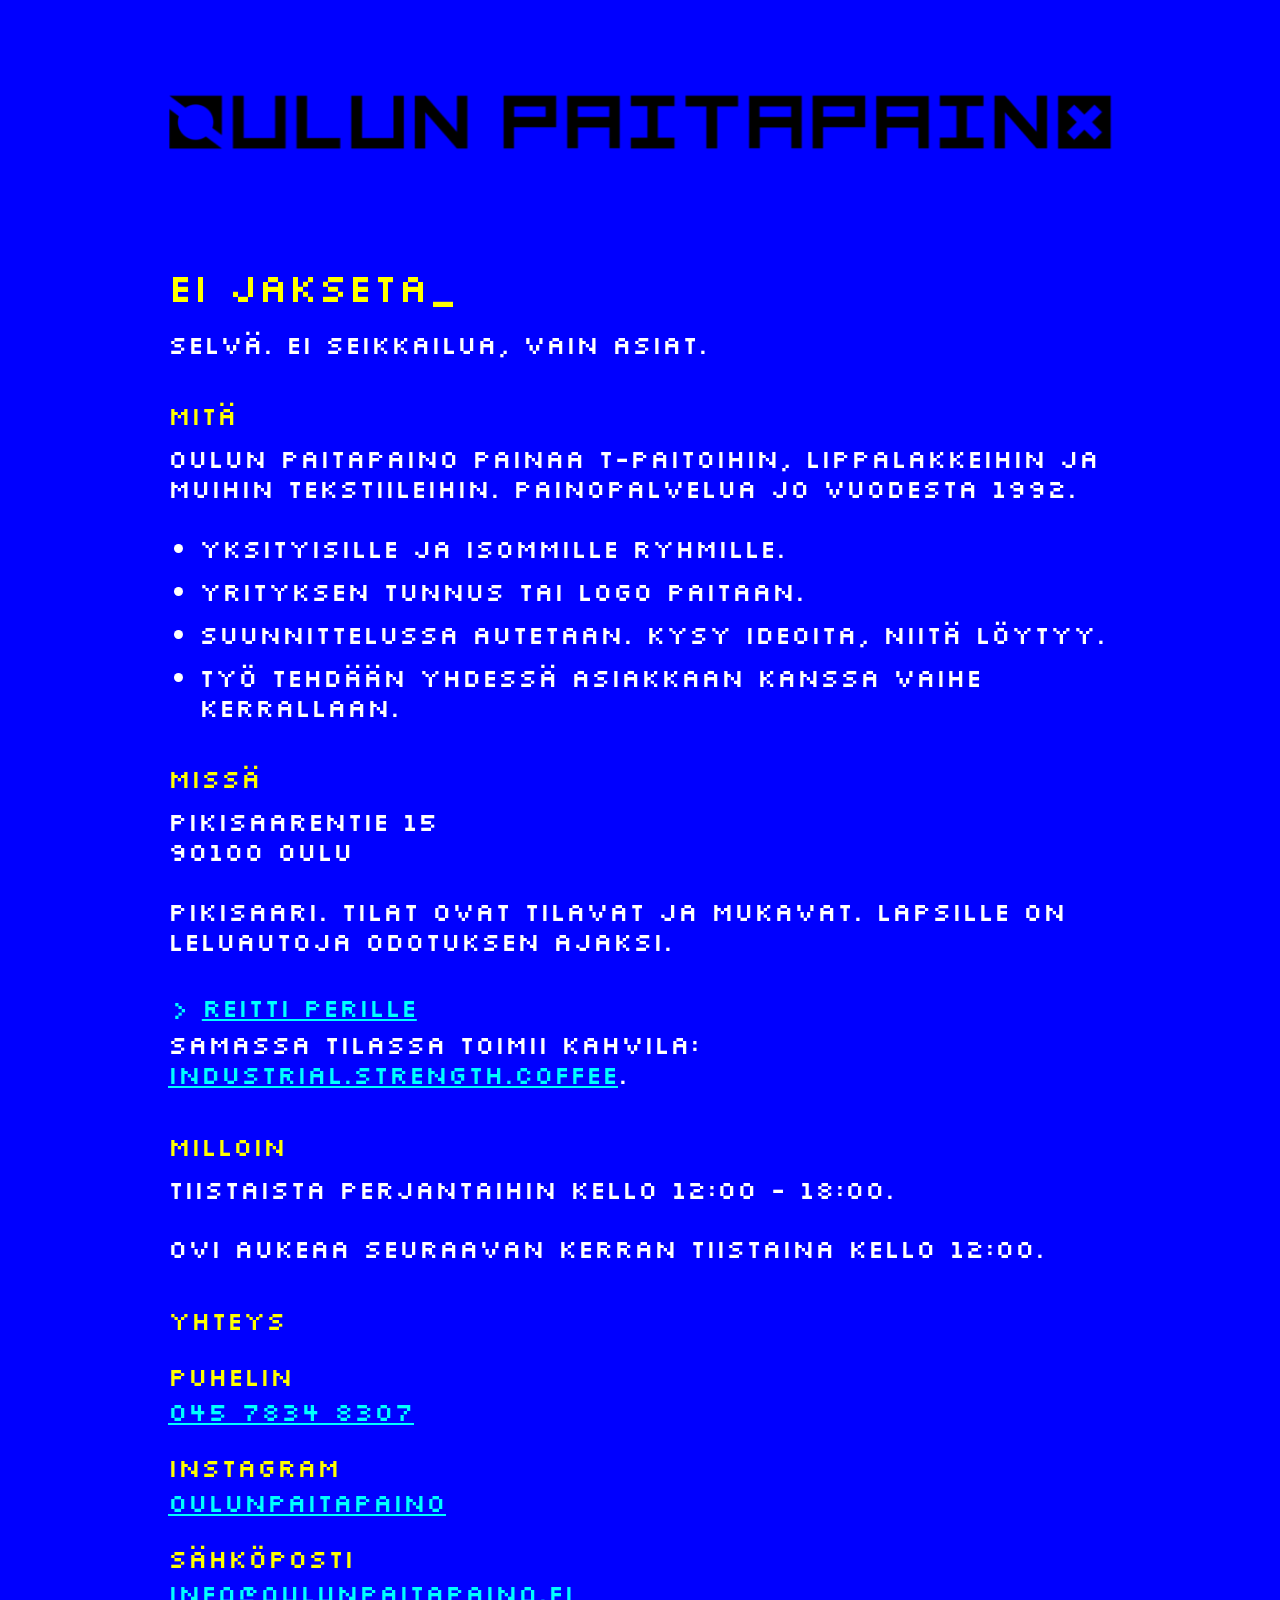
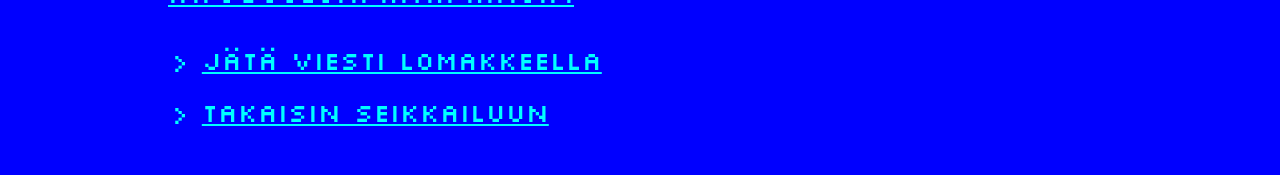
<file: tylsa.html>
<!doctype html>
<html lang="fi">
<head>
<meta charset="utf-8">
<meta name="viewport" content="width=device-width, initial-scale=1">
<script>document.documentElement.className += " js";</script>
<title>En jaksa pelata - Oulun Paitapaino</title>
<meta name="description" content="Oulun Paitapaino: painopalvelua jo vuodesta 1992. Osoite, aukioloajat ja yhteystiedot ilman seikkailua.">
<link rel="canonical" href="https://oulunpaitapaino.fi/tylsa.html">
<link rel="icon" type="image/png" sizes="32x32" href="assets/img/icon-32x32.png">
<link rel="apple-touch-icon" sizes="152x152" href="assets/img/icon-152x152.png">
<link rel="stylesheet" href="css/style.css">
</head>
<body class="plain">
<a class="skip" href="#sisalto">Siirry sisältöön</a>
<header class="top"><div class="wrap"><p class="logo" style="margin:0"><a href="index.html"><img src="assets/img/logo.png" width="1024" height="61" alt="Oulun Paitapaino - alkuun"></a></p></div></header>
<main id="sisalto">
<section class="scene"><div class="wrap">
  <h1 class="page">Ei jakseta<span class="us" aria-hidden="true">_</span></h1>
  <p>Selvä. Ei seikkailua, vain asiat.</p>
  <h2>Mitä</h2>
  <p>Oulun Paitapaino painaa t-paitoihin, lippalakkeihin ja muihin tekstiileihin. Painopalvelua jo vuodesta 1992.</p>
  <ul class="plainlist">
    <li>Yksityisille ja isommille ryhmille.</li>
    <li>Yrityksen tunnus tai logo paitaan.</li>
    <li>Suunnittelussa autetaan. Kysy ideoita, niitä löytyy.</li>
    <li>Työ tehdään yhdessä asiakkaan kanssa vaihe kerrallaan.</li>
  </ul>
  <h2>Missä</h2>
  <p><span data-config="street">Pikisaarentie 15</span><br><span data-config="postal">90100 Oulu</span></p>
  <p>Pikisaari. Tilat ovat tilavat ja mukavat. Lapsille on leluautoja odotuksen ajaksi.</p>
  <ul class="choices"><li><a href="https://www.google.com/maps/dir/?api=1&amp;destination=65.0190053,25.4528008" data-config-href="route" target="_blank" rel="noopener">Reitti perille</a></li></ul>
  <p>Samassa tilassa toimii kahvila: <a href="https://industrial.strength.coffee/" data-config-href="cafe" target="_blank" rel="noopener">industrial.strength.coffee</a>.</p>
  <h2>Milloin</h2>
  <p>Tiistaista perjantaihin kello 12:00 - 18:00.</p>
  <p data-hours-status></p>
  <h2>Yhteys</h2>
  <dl>
    <dt data-phone="on">Puhelin</dt><dd data-phone="on"><!-- PHONE: remove if showPhone is false --><a href="tel:+3584578348307" data-config-href="tel" data-config="phone">045 7834 8307</a></dd>
    <dt>Instagram</dt><dd><a href="https://www.instagram.com/oulunpaitapaino/" data-config-href="instagram" target="_blank" rel="noopener">oulunpaitapaino</a></dd>
    <dt>Sähköposti</dt><dd><a href="mailto:info@oulunpaitapaino.fi" data-config-href="mail" data-config="email">info@oulunpaitapaino.fi</a></dd>
  </dl>
  <ul class="choices">
    <li><a href="index.html#lappu">Jätä viesti lomakkeella</a></li>
    <li class="back"><a href="index.html">Takaisin seikkailuun</a></li>
  </ul>
</div></section>
</main>
<script src="js/config.js"></script>
<script src="js/facts.js"></script>
</body>
</html>
</file>
<file: css/style.css>
/* Oulun Paitapaino - same look as the original: blue, white Silkscreen, yellow headings, cyan links. */
@font-face {
  font-family: 'Silkscreen';
  font-style: normal;
  font-weight: 400;
  font-display: swap;
  src: url(../assets/fonts/silkscreen-latin-ext.woff2) format('woff2');
  unicode-range: U+0100-02BA, U+02BD-02C5, U+02C7-02CC, U+02CE-02D7, U+02DD-02FF, U+0304, U+0308, U+0329, U+1D00-1DBF, U+1E00-1E9F, U+1EF2-1EFF, U+2020, U+20A0-20AB, U+20AD-20C4, U+2113, U+2C60-2C7F, U+A720-A7FF;
}
@font-face {
  font-family: 'Silkscreen';
  font-style: normal;
  font-weight: 400;
  font-display: swap;
  src: url(../assets/fonts/silkscreen-latin.woff2) format('woff2');
  unicode-range: U+0000-00FF, U+0131, U+0152-0153, U+02BB-02BC, U+02C6, U+02DA, U+02DC, U+0304, U+0308, U+0329, U+2000-206F, U+20AC, U+2122, U+2191, U+2193, U+2212, U+2215, U+FEFF, U+FFFD;
}

/* ======================================================================================================
   PALETTES. The engine (js/galaksi.js: palette()) picks ONE of these from the conditions and sets
   <html data-paletti="name"> before the first paint. The first block (:root) is the DEFAULT, the brand:
   blue background, white text, yellow headings, cyan links, red-on-white card. Most visitors see it most of the time.
   The hours card (--card-*, --shadow) and the eyes (--eye) are PINNED to red-on-white / red in every palette: the story says the letters are red.
   Every everyday palette (oletus, paiva, hamara, valaistu) keeps the blue background; only the accents shift.
   Same style everywhere: flat, fully saturated colours, hard edges. Only the values below change.
   Roles: --bg background, --fg text, --head headings and jokes, --link links, --card-bg/--card-fg the hours card,
   --shadow card shadow, --eye eyes of the figure, --sun lightning and sun in the weather layer,
   --logo-filter makes the black logo PNG readable (none or invert(1)), --fig-filter recolours the ASCII figure
   (the engine builds #figf from --bg and --fg), and the "mood" numbers: --cps typing speed (characters/second),
   --blink cursor blink period, --lamp period of the flickering address sign, --eye-dur period of the figure's
   eyes, --rain rain density multiplier, --wind sideways drift of rain (columns per step), --bolt lightning chance multiplier.
   To remove the palettes: delete everything but the :root block.  Contrast ratios are listed in docs/OHJE-TEKSTIT.md.
   ====================================================================================================== */
:root, [data-paletti="oletus"] {
  --bg: #0000ff; --fg: #ffffff; --head: #ffff00; --link: #00ffff;
  --card-bg: #ffffff; --card-fg: #ff0000; --shadow: #000000; --eye: #ff0000; --sun: #ffff00;
  --logo-filter: none; --fig-filter: none;
  --cps: 105; --blink: .8s; --lamp: 7s; --eye-dur: 5s; --rain: 1; --wind: 0; --bolt: 1;
}
/* overexposed: midsummer no-night, or a very high sun. Light, steady, nothing stormy */
[data-paletti="ylivalotus"] {
  --bg: #ffffff; --fg: #0000aa; --head: #aa0000; --link: #aa00aa;
  --card-bg: #ffffff; --card-fg: #ff0000; --shadow: #000000; --eye: #ff0000; --sun: #aa5500;
  --logo-filter: none; --fig-filter: url(#figf);
  --cps: 140; --blink: .5s; --lamp: 16s; --eye-dur: 3s; --rain: 0; --wind: 0; --bolt: 0;
}
/* full moon, dark: black, white and pale. Slow and clear */
[data-paletti="kuutamo"] {
  --bg: #000000; --fg: #ffffff; --head: #ffff55; --link: #55ffff;
  --card-bg: #ffffff; --card-fg: #ff0000; --shadow: #000000; --eye: #ff0000; --sun: #ffff55;
  --logo-filter: invert(1); --fig-filter: url(#figf);
  --cps: 80; --blink: 1.2s; --lamp: 11s; --eye-dur: 7s; --rain: .6; --wind: 0; --bolt: .3;
}
/* deep winter dark (kaamos): dark navy, default accents. Slow, drifting snow, the lamp is bad */
[data-paletti="kaamos"] {
  --bg: #000044; --fg: #ffffff; --head: #ffff00; --link: #00ffff;
  --card-bg: #ffffff; --card-fg: #ff0000; --shadow: #000000; --eye: #ff0000; --sun: #ffff00;
  --logo-filter: invert(1); --fig-filter: url(#figf);
  --cps: 70; --blink: 1.4s; --lamp: 4s; --eye-dur: 9s; --rain: 1.4; --wind: 1; --bolt: 0;
}
/* the shop is open right now: the default with the yellow turned up (links, card) */
[data-paletti="valaistu"] {
  --bg: #0000ff; --fg: #ffffff; --head: #ffff00; --link: #ffff00;
  --card-bg: #ffffff; --card-fg: #ff0000; --shadow: #000000; --eye: #ff0000; --sun: #ffff00;
  --logo-filter: none; --fig-filter: none;
  --cps: 120; --blink: .7s; --lamp: 14s; --eye-dur: 5s; --rain: .8; --wind: 0; --bolt: .5;
}
/* dusk: sun near the horizon. The same blue, one step deeper; the heading turns a warm yellow-orange */
[data-paletti="hamara"] {
  --bg: #0000c8; --fg: #ffffff; --head: #ffaa00; --link: #00ffff;
  --card-bg: #ffffff; --card-fg: #ff0000; --shadow: #000000; --eye: #ff0000; --sun: #ffaa00;
  --logo-filter: none; --fig-filter: url(#figf);
  --cps: 95; --blink: .9s; --lamp: 8s; --eye-dur: 6s; --rain: 1; --wind: 1; --bolt: .6;
}
/* plain daylight: the brand blue, the headings go white-yellow, the links are bold */
[data-paletti="paiva"] {
  --bg: #0000ff; --fg: #ffffff; --head: #ffffaa; --link: #00ffff;
  --card-bg: #ffffff; --card-fg: #ff0000; --shadow: #000000; --eye: #ff0000; --sun: #ffffaa;
  --logo-filter: none; --fig-filter: none;
  --cps: 125; --blink: .6s; --lamp: 14s; --eye-dur: 4s; --rain: .5; --wind: 0; --bolt: 0;
}
[data-paletti="paiva"] a, [data-paletti="paiva"] .capact, [data-paletti="paiva"] .choices a { font-weight: 700; text-decoration-thickness: 2px; }
/* the dark days around the end of October and Friday the 13th: black, orange, green */
[data-paletti="halloween"] {
  --bg: #000000; --fg: #ff8800; --head: #55ff55; --link: #ffffff;
  --card-bg: #ffffff; --card-fg: #ff0000; --shadow: #000000; --eye: #ff0000; --sun: #ff8800;
  --logo-filter: invert(1); --fig-filter: url(#figf);
  --cps: 85; --blink: 1s; --lamp: 3s; --eye-dur: 3s; --rain: 1; --wind: -1; --bolt: .8;
}
/* rare, seeded (a few visits in a hundred): magenta and green. Odd, fast, restless */
[data-paletti="outo"] {
  --bg: #aa00aa; --fg: #ffffff; --head: #55ff55; --link: #ffff55;
  --card-bg: #ffffff; --card-fg: #ff0000; --shadow: #000000; --eye: #ff0000; --sun: #ffff55;
  --logo-filter: invert(1); --fig-filter: url(#figf);
  --cps: 90; --blink: .3s; --lamp: 2.5s; --eye-dur: 1.5s; --rain: 1.6; --wind: -1; --bolt: 2;
}

*, *::before, *::after { box-sizing: border-box; }

html { -webkit-text-size-adjust: 100%; }

body {
  margin: 0;
  background: var(--bg);
  color: var(--fg);
  font-family: 'Silkscreen', 'Courier New', monospace;
  font-weight: 400;
  font-size: 1.625rem;
  line-height: 1.15;
  text-transform: uppercase;
}

[hidden] { display: none !important; }
h1, h2, p, ul, figure, blockquote { margin: 0; }
h2, h1 { font-weight: 400; }

.wrap { width: 100%; max-width: 976px; margin: 0 auto; padding: 0 16px; }

/* ---------- skip link ---------- */
.skip {
  position: absolute; left: 8px; top: -100px; z-index: 10;
  background: var(--head); color: var(--bg);
  padding: 12px 16px; text-decoration: none; font-size: 18px;
}
.skip:focus { top: 8px; }


/* ---------- the game: exactly one screen, never scrolls ---------- */
html.game, html.game body { height: 100%; overflow: hidden; }
.game #app {
  position: fixed; left: 0; right: 0; top: 0;
  height: 100%;            /* fallback */
  height: 100vh;           /* fallback for browsers without dvh; the engine also sets an exact pixel height */
  display: flex; flex-direction: column; overflow: hidden;
}
@supports (height: 100dvh) { .game #app { height: 100dvh; } }
#fx { position: absolute; left: 0; top: 0; z-index: 0; pointer-events: none; }
#app > header, #app > main, #app > footer { position: relative; z-index: 1; }
#app.ready { animation: none; }

.top { flex: none; padding: 6px 0 2px; }
.logo { margin: 0; }
.logo img {
  -webkit-filter: var(--logo-filter); filter: var(--logo-filter);
  display: block; width: 100%; max-width: 520px; height: auto; margin: 0 auto;
  animation: drop .6s steps(5) both;
}
.logowrap { display: block; position: relative; width: 100%; max-width: 520px; margin: 0 auto; }
.logowrap img { max-width: none; }
.logolink { display: block; position: relative; }
/* tap target of at least 44px high even when the logo is drawn small (extends beyond the logo, no layout change) */
.logolink::after { content: ''; position: absolute; left: 0; right: 0; top: 50%; height: 44px; margin-top: -22px; }
.lo-xbtn { position: absolute; left: 92.6%; width: 7.4%; min-width: 32px; top: 50%; height: 100%; min-height: 32px; margin: 0; padding: 0; transform: translateY(-50%); background: transparent; border: 0; cursor: default; z-index: 2; opacity: 0; }
.lo-xbtn:focus-visible { opacity: 1; outline: 3px solid var(--head); }
.lo { position: absolute; pointer-events: none; background: var(--bg); z-index: 1; overflow: hidden; }
.lo-i { position: absolute; left: 0; top: 0; width: 100%; height: 100%; background-image: url(../assets/img/logo.png); background-repeat: no-repeat; -webkit-filter: var(--logo-filter); filter: var(--logo-filter); }
.lo-bar { position: absolute; left: 6%; right: 6%; top: 46%; height: 8%; }
.logowrap.flash img { -webkit-filter: invert(1); filter: invert(1); }
@media (prefers-reduced-motion: reduce) { .lo { display: none; } }
@keyframes drop { from { opacity: 0; transform: translateY(-40px); } to { opacity: 1; transform: none; } }

main { flex: 1 1 0; min-height: 0; display: flex; flex-direction: column; }
main:focus { outline: none; }
#stage { flex: 1 1 0; min-height: 0; display: flex; flex-direction: column; position: relative; padding-top: 6px; padding-bottom: 4px; }

h2 {
  flex: none; color: var(--head); font-size: 2.5rem; line-height: 1.15;
  margin: 0 0 .45em; overflow-wrap: anywhere;
}
h2:focus { outline: none; }
.us { animation: blink calc(var(--blink) * 1.4) steps(1) infinite; }
@keyframes blink { 50% { opacity: 0; } }

.beat { flex: 1 1 0; min-height: 0; overflow: hidden; display: flex; flex-direction: column; position: relative; overflow-wrap: anywhere; }
.beat > * { flex: none; }
.beat.scrolly { overflow-y: auto; }
p { margin: 0 0 1.15em; }
.beat p.t { margin-bottom: 1.05em; }
.beat.t1 p { margin-bottom: .6em; }
.beat.t2 p { margin-bottom: .28em; }
.beat.t1 .choices li { margin-bottom: 8px; }
.beat.t2 .choices li { margin-bottom: 8px; }
.beat.t1 .choices li a { padding-top: 4px; padding-bottom: 4px; }
.beat.t1 .choices li::before { top: 7px; }
.beat.t2 .choices li a { padding-top: 2px; padding-bottom: 2px; }
.beat.t2 .choices li::before { top: 5px; }
.beat.hold .choices, .beat.hold .more { visibility: hidden; }

/* typing: the not-yet-typed text is laid out but invisible, so nothing jumps */
.gh { visibility: hidden; }
.typing .asidebtn { visibility: hidden; }

/* "> JATKA" prompt: a large bar at the bottom of the text area on every screen (the whole bar is the tap target) */
.more {
  align-self: stretch; margin: auto 0 0; padding: 0 14px; min-height: 52px; display: flex; align-items: center; position: relative;
  background: transparent; border: 2px solid var(--link); color: var(--fg); font: inherit; text-align: left; cursor: pointer;
  -webkit-tap-highlight-color: transparent; touch-action: manipulation;
}
.more .mk { margin-right: .5em; color: var(--link); animation: blink calc(var(--blink) * 1.25) steps(1) infinite; }
.more:active, .more.tapped { background: var(--link); color: var(--bg); }
.more:active .mk, .more.tapped .mk { color: var(--bg); }
.more.dl { cursor: default; }
.more:focus-visible { outline: 3px solid var(--head); outline-offset: 2px; }
.more[hidden] { display: none; }
.canadv #stage, .canadv h2 { cursor: pointer; }
.canadv .pic, .canadv .pic *, .canadv .beat a, .canadv button { cursor: pointer; }

/* links */
a { color: var(--link); text-decoration: underline; }
a:hover { color: var(--fg); }
a:focus-visible, button:focus-visible, input:focus-visible, textarea:focus-visible {
  outline: 3px solid var(--head); outline-offset: 3px;
}

/* choices: "> " prefix; the whole row is the tap target (at least 44px high, 8px between rows) */
.choices { list-style: none; padding: 0; margin: 0; overflow-wrap: anywhere; }
.choices li { position: relative; display: flex; align-items: flex-start; margin-bottom: 8px; animation: appear 1ms steps(1) both; }
.choices li:last-child { margin-bottom: 0; }
.choices li a { display: flex; align-items: center; flex: 1 1 auto; min-width: 0; min-height: 44px; padding: 7px 4px 7px 1.3em; -webkit-tap-highlight-color: transparent; touch-action: manipulation; cursor: pointer; }
.choices li::before { content: ">"; position: absolute; left: 4px; top: 9px; color: var(--link); pointer-events: none; }
.choices li:hover::before, .choices li:focus-within::before { animation: blink .6s steps(1) infinite; }
.choices li a:active, .choices li a.tapped { background: var(--link); color: var(--bg); text-decoration: none; }
.choices li:active::before { color: var(--bg); }
.choices li .asidebtn { flex: none; margin: 0; }
.nudge .choices li::before { animation: blink .14s steps(1) 4; }
@keyframes appear { from { opacity: 0; } to { opacity: 1; } }

/* asides (tap-to-reveal jokes): a panel over the bottom of the text, so the layout never changes */
.asidebtn {
  position: relative; vertical-align: middle;
  min-width: 44px; min-height: 44px; margin: -14px -4px -14px 2px; touch-action: manipulation;
  padding: 0; background: transparent; border: 0; cursor: pointer;
  color: var(--head); font: inherit; line-height: 1;
}
.asidebtn span {
  display: inline-flex; align-items: center; justify-content: center;
  width: 1.3em; height: 1.3em; border: 1px solid var(--head); font-size: .75em;
}
.asidebtn:hover span, .asidebtn[aria-expanded="true"] span { background: var(--head); color: var(--bg); }
#aside {
  position: absolute; left: 16px; right: 16px; bottom: 6px; z-index: 5; max-height: 80%; overflow: hidden;
  padding: .3em .3em .3em .8em; border-left: 4px solid var(--head); background: var(--bg); color: var(--head);
  overflow-wrap: anywhere;
}
#aside[hidden] { display: none; }

/* sign (address) */
.sign { align-self: flex-start; border: 1px solid var(--fg); padding: .6em .9em; margin: 0 0 1.15em; overflow-wrap: anywhere; animation: lamp var(--lamp) steps(1) infinite; }
@keyframes lamp {
  0%, 100% { opacity: 1; } 2% { opacity: 0; } 3% { opacity: 1; } 4% { opacity: 0; } 4.6% { opacity: 1; }
}

/* ---------- figure: revealed line by line, red eyes ---------- */
.fig { flex: 1 1 0; min-height: 120px; display: flex; justify-content: center; align-items: center; overflow: hidden; }
.figwrap { position: relative; width: 60%; height: 100%; }
.figwrap img { display: block; width: 100%; height: 100%; -webkit-filter: var(--fig-filter); filter: var(--fig-filter); }
.figwrap.rev img { -webkit-clip-path: inset(0 0 100% 0); clip-path: inset(0 0 100% 0); animation: figrev 2.4s steps(30) forwards; }
@keyframes figrev { from { -webkit-clip-path: inset(0 0 100% 0); clip-path: inset(0 0 100% 0); } to { -webkit-clip-path: inset(0 0 0 0); clip-path: inset(0 0 0 0); } }
.eye { position: absolute; top: 26.4%; width: 1.6%; height: .75%; background: var(--eye); }
.eye.e1 { left: 48%; }
.eye.e2 { left: 55.2%; }
.figwrap.rev .eye { visibility: hidden; }
.picwrap.moon-mid .eye { animation: eyeblink var(--eye-dur) steps(1) infinite; }
.picwrap.moon-full .eye { transform: scale(1.5, 2.2); animation: eyepulse calc(var(--eye-dur) * .24) steps(1) infinite; }
.picwrap.moon-new .eye { animation: eyedim calc(var(--eye-dur) * 1.4) steps(1) infinite; }
@keyframes eyeblink { 0%, 92% { opacity: 1; transform: scale(1); } 93%, 96% { opacity: 0; } 97% { opacity: 1; transform: scale(1.8, 2.4); } 100% { transform: scale(1); } }
@keyframes eyepulse { 0%, 100% { transform: scale(1.5, 2.2); } 50% { transform: scale(2.2, 3); } }
@keyframes eyedim { 0%, 40% { opacity: 1; } 41%, 62% { opacity: 0; } 63%, 100% { opacity: 1; } }

/* ---------- opening hours card ---------- */
.card {
  align-self: stretch; background: var(--card-bg); color: var(--card-fg); text-align: center;
  font-size: 36px; box-shadow: 10px 10px 0 0 var(--shadow);
  margin: 6px 14px 20px 6px; padding: 16px 12px 4px;
}
.card p { margin: 0 0 .8em; }
.card .status { font-size: .55em; line-height: 1.3; }
.stamp .card { animation: stamp .5s steps(5) both; }
@keyframes stamp { from { transform: scale(1.6); opacity: 0; } 40% { opacity: 1; transform: scale(1.25); } to { transform: none; opacity: 1; } }

/* ---------- form: one question per screen ---------- */
.note-form { margin: 0; }
.field { margin-bottom: 12px; }
label { position: absolute; width: 1px; height: 1px; overflow: hidden; clip: rect(0 0 0 0); white-space: nowrap; }
input[type="text"], textarea {
  display: block; width: 100%; height: 48px; margin: 0; padding: 0 19px;
  background: transparent; color: var(--fg); border: 1px solid var(--fg); border-radius: 0;
  font: inherit; font-size: 1.625rem; text-transform: uppercase; -webkit-appearance: none; appearance: none;
}
textarea { height: 96px; padding-top: 12px; resize: none; line-height: 1.15; }
input::placeholder, textarea::placeholder { color: var(--fg); opacity: 1; }
input:hover, textarea:hover { background: var(--bg); }
input:focus, textarea:focus { border-color: var(--link); }
input.bad, textarea.bad { border-color: var(--head); }
.hp { position: absolute; left: -9999px; width: 1px; height: 1px; overflow: hidden; }
.btn {
  display: block; width: 100%; height: 48px; padding: 0; cursor: pointer;
  background: transparent; color: var(--fg); border: 1px solid var(--fg); border-radius: 0;
  font: inherit; font-size: 1.625rem; text-transform: uppercase;
}
.btn:hover, .btn:active { background: var(--link); color: var(--bg); }
.btn[disabled] { opacity: .6; cursor: wait; }
.btn[hidden] { display: none; }
.formstatus {
  margin: 12px 0 0; padding: .1em 0 .1em .8em;
  border-left: 4px solid var(--head); color: var(--head); font-size: 1.25rem; line-height: 1.3;
}
.formstatus[hidden] { display: none; }
.note-form.last .privacy { display: block; }
.skipq { display: inline-flex; align-items: center; min-height: 44px; margin: 6px 0 0; padding: 0; background: transparent; border: 0; color: var(--link); font: inherit; font-size: 14px; text-decoration: underline; cursor: pointer; }
.privacy { display: none; font-size: 14px; margin: 8px 0 0; }

/* ---------- map ---------- */
.mapscreen { flex: 1 1 0; min-height: 150px; display: flex; flex-direction: column; }
.mapscreen > * { flex: none; }
.mapaddr { margin: 0 0 .4em; }
.maproute { margin: 0 0 .7em; }
.mapbox { flex: 1 1 0 !important; min-height: 60px; position: relative; border: 1px solid var(--fg); overflow: hidden; }
.mapfog { position: absolute; left: 0; top: 0; right: 0; bottom: 0; margin: 0; padding: 12px; display: flex; align-items: center; justify-content: center; text-align: center; color: var(--head); }
iframe.map { position: absolute; left: 0; top: 0; width: 100%; height: 100%; border: 0; background: var(--bg); }
.mapbox.ready .mapfog { display: none; }
.mapbox.ready::after { content: ''; position: absolute; left: 0; right: 0; top: 0; height: 2px; background: var(--fg); pointer-events: none; animation: scan 5s steps(30) infinite; }
@keyframes scan { from { top: 0; } to { top: 100%; } }

/* ---------- a surprise ---------- */
.catrow { height: 1.6em; position: relative; margin-bottom: .6em; overflow: hidden; }
.cat { position: absolute; left: 0; top: 0; white-space: nowrap; }
.catwalk .cat { animation: catwalk 7s steps(34) forwards; }
@keyframes catwalk { from { left: -8em; } to { left: 100%; } }

/* ---------- screen wipe between scenes (stepped) ---------- */
#stage.wipe { animation: wipe .32s steps(8) both; }
@keyframes wipe { from { -webkit-clip-path: inset(0 0 100% 0); clip-path: inset(0 0 100% 0); } to { -webkit-clip-path: inset(0 0 0 0); clip-path: inset(0 0 0 0); } }

/* ---------- boot ---------- */
#boot { position: fixed; left: 0; top: 0; right: 0; bottom: 0; z-index: 20; background: var(--bg); padding: 24px 16px; }
#boot[hidden] { display: none; }
#boot .bl { margin: 0 0 .7em; max-width: 976px; margin-left: auto; margin-right: auto; }

/* ---------- footer row: small, always reachable ---------- */
.foot { flex: none; padding: 0 0 2px; padding-bottom: calc(2px + env(safe-area-inset-bottom, 0px)); font-size: 14px; }
.ovnote { margin: 0 auto; font-size: 12px; line-height: 1.3; white-space: nowrap; overflow: hidden; text-overflow: ellipsis; }
.ovnote[hidden] { display: none; }
.ovnote a { color: var(--head); text-decoration: none; }
.footrow { display: flex; align-items: center; min-height: 34px; }
.footlinks { list-style: none; padding: 0; margin: 0 0 0 auto; display: flex; align-items: center; }
.footlinks li { margin-left: 18px; }
.footlinks a { display: inline-flex; align-items: center; min-height: 34px; }
.footlinks .gal { text-decoration: none; padding: 0 4px; }
.prev { width: 36px; height: 34px; padding: 0; background: transparent; border: 0; color: var(--fg); font: inherit; font-size: 18px; cursor: pointer; }
.prev:disabled { cursor: default; }
.prev, .footlinks a { position: relative; touch-action: manipulation; }
.prev::after, .footlinks a::after { content: ''; position: absolute; left: -4px; right: -4px; top: -10px; bottom: -4px; }
.prev:active, .footlinks a:active { background: var(--link); color: var(--bg); }

/* on-screen keyboard: give the question all the room */
.kbd .top, .kbd #otsikko, .kbd .foot { display: none; }
.kbd #beat { overflow-y: auto; }

/* no JavaScript: a normal page */
html:not(.js) #app { position: static; height: auto; display: block; }
html:not(.js) .foot { display: none; }
html:not(.js) #formhold, html:not(.js) #fx { display: none; }
.panicbox { padding-top: 24px; overflow-y: auto; -webkit-overflow-scrolling: touch; }

/* ---------- plain pages (tylsa, tietosuoja, 404) ---------- */
.plain h1.page {
  color: var(--head); font-size: 2.5rem; line-height: 1.15; margin: 0 0 20px; overflow-wrap: anywhere;
}
.plain .scene { display: block; padding: 24px 0 40px; }
.plain .top { min-height: 240px; display: flex; align-items: center; }
.plain .top .wrap { width: 100%; }
.plain .logo img { max-width: 944px; }
.plain .skip + * {}
.plain h2 { font-size: 1.625rem; margin: 1.6em 0 .5em; }
.plain dl { margin: 0 0 1.15em; }
.plain dt { color: var(--head); margin-top: 1em; }
.plain dd { margin: .2em 0 0; overflow-wrap: anywhere; }
.draft {
  border: 1px solid var(--fg); padding: .6em .9em; margin-bottom: 1.4em; color: var(--head);
}
.plain ul.plainlist { padding-left: 1.2em; margin: 0 0 1.15em; }
.plain ul.plainlist li { margin-bottom: .5em; overflow-wrap: anywhere; }


/* ---------- tablet / phone ---------- */
@media (max-width: 975px) {
  h2, .plain h1.page { font-size: 2rem; }
  .plain .top { min-height: 180px; }
}
@media (max-width: 575px) {
  body { font-size: 1.1875rem; line-height: 1.3; }
  h2, .plain h1.page { font-size: 1.75rem; line-height: 1.2; }
  .plain h2 { font-size: 1.1875rem; }
  .plain .top { min-height: 96px; }
  .plain .scene { padding: 20px 0 40px; }
  .card { font-size: 24px; margin-right: 16px; padding: 12px 8px 2px; box-shadow: 8px 8px 0 0 var(--shadow); }
  input[type="text"], textarea, .btn { font-size: 1.1875rem; padding-left: 14px; padding-right: 14px; }
  .btn { padding: 0; }
  .formstatus { font-size: 1rem; }
  .asidebtn span { font-size: .8em; }
  .foot { font-size: 12px; }
  .footlinks li { margin-left: 12px; }
}
@media (max-height: 520px) {
  .top { padding-top: 4px; }
  .logo img { max-width: 300px; }
  .logowrap { max-width: 300px; }
}
@media (min-width: 700px) {
  .logo img { max-width: 560px; }
  .logowrap { max-width: 560px; }
}

/* palette change during a visit: stepped, never smooth */
.palanim, .palanim * { transition: color .3s steps(3), background-color .3s steps(3), border-color .3s steps(3) !important; }

/* forced colours / high contrast: drop the decoration, let the system colours rule */
@media (forced-colors: active) {
  #fx { display: none; }
  .eye { forced-color-adjust: none; background: Highlight; }
  .card { border: 2px solid CanvasText; }
  .cursor::before { background: CanvasText; }
}
@media (prefers-contrast: more) { #fx { display: none; } }

/* ---------- reduced motion: no typing (engine), no rain (engine), no blinking, no flashing ---------- */
@media (prefers-reduced-motion: reduce) {
  *, *::before, *::after { animation: none !important; transition: none !important; scroll-behavior: auto !important; }
  .figwrap.rev img { -webkit-clip-path: none; clip-path: none; }
  #fx { display: none; }
}

/* keep the phone number on one line */
[data-config="phone"] { white-space: nowrap; }

/* galaksi.html (testing tool) */
.tool .scene { display: block; padding: 20px 0 40px; }


/* ======================================================================================================
   VERSION 3 additions
   ====================================================================================================== */
/* tighter and tighter layouts when something does not fit (the engine picks the lowest level that fits) */
.beat.t3 { font-size: .88em; line-height: 1.1; }
.beat.t3 p { margin-bottom: .25em; }
.beat.t3 .choices li, .beat.t4 .choices li { margin-bottom: 6px; }
.beat.t3 .choices li a { min-height: 44px; padding-top: 3px; padding-bottom: 3px; }
.beat.t4 .choices li a { min-height: 40px; padding-top: 3px; padding-bottom: 3px; }
@media (max-height: 520px) { .choices li a { min-height: 34px; padding-top: 4px; padding-bottom: 4px; } .choices li::before { top: 5px; } .more { min-height: 40px; } }
@media (max-height: 360px) { .choices li { margin-bottom: 3px; } .choices li a { min-height: 0; padding-top: 1px; padding-bottom: 1px; } .choices li::before { top: 2px; } .more { min-height: 28px; } .capact { min-height: 30px; padding-top: 3px; padding-bottom: 3px; } .beat.t3 .choices li a, .beat.t4 .choices li a { min-height: 0; padding-top: 0; padding-bottom: 0; } }
@media (max-height: 300px) { .beat.t3 .choices li a, .beat.t4 .choices li a { min-height: 0; padding-top: 0; padding-bottom: 0; } }
.beat.t3 .choices li::before, .beat.t4 .choices li::before { top: 6px; }
.beat.t4 { font-size: .74em; line-height: 1.08; }
.beat.t4 p { margin-bottom: .18em; }
.beat.t3 .card, .beat.t4 .card { font-size: 1em; padding: 6px 8px 0; margin: 2px 8px 8px 2px; box-shadow: 5px 5px 0 0 var(--shadow); }
.beat.t3 .card p, .beat.t4 .card p { margin-bottom: .3em; }
.beat.t3 .sign, .beat.t4 .sign { padding: .25em .5em; margin-bottom: .4em; }
.beat.t3 .more, .beat.t4 .more { min-height: 44px; }
.beat.t3 .field, .beat.t4 .field { margin-bottom: 6px; }
.beat.t3 input[type="text"], .beat.t3 .btn, .beat.t4 input[type="text"], .beat.t4 .btn { height: 36px; font-size: 1em; }
.beat.t3 textarea, .beat.t4 textarea { height: 64px; font-size: 1em; padding-top: 6px; }
.beat.t3 .skipq, .beat.t4 .skipq { min-height: 30px; margin-top: 2px; }
.beat.t3 .formstatus, .beat.t4 .formstatus { margin-top: 6px; font-size: .9em; }
.beat.t3 .privacy, .beat.t4 .privacy { margin-top: 2px; }
.beat.t3 .asidebtn, .beat.t4 .asidebtn { min-height: 32px; margin-top: -8px; margin-bottom: -8px; }
.beat.t3 .pic { --imgmin: 110px; } .beat.t4 .pic { --imgmin: 90px; }

/* spoken lines: yellow with a quote mark */
p.say { color: var(--head); }
p.say::before { content: '"'; }
p.say::after { content: '"'; }
.choices li.asked a::after { content: ' *'; }
.choices li.morech a { color: var(--head); }

/* dice */
p.dice { margin-bottom: 1em; color: var(--head); }
.beat.t1 p.dice, .beat.t2 p.dice { margin-bottom: .4em; }
.dice .dn { display: inline-block; min-width: 2ch; padding: 0 .3em; border: 1px solid var(--head); }
.dice .dn.rolling { color: var(--fg); border-color: var(--fg); }

/* ending banner */
.ending { align-self: flex-start; border: 2px solid var(--head); padding: .4em .6em; margin: 0 0 .8em; color: var(--head); position: relative; }
.ending p { margin: 0; }
.ending .en1 { font-size: 1em; }
.ending .en2 { font-size: .6em; margin-top: .3em; color: var(--fg); letter-spacing: .08em; }
.ending .en3 { font-size: .6em; margin-top: .3em; color: var(--fg); line-height: 1.25; }
.stamp .ending, .beat .ending { animation: stamp .5s steps(5) both; }
.seal img { display: block; width: 96px; height: 96px; -webkit-filter: var(--fig-filter); filter: var(--fig-filter); }
.sealtxt { font-size: .6em; letter-spacing: .08em; }

/* HUD: sanity, what you carry, endings found. One thin row above the footer links, never inside the text */
.hud { display: flex; align-items: center; justify-content: space-between; white-space: nowrap; font-size: 11px; line-height: 14px; height: 16px; overflow: hidden; color: var(--fg); }
.hud[hidden] { display: none; }
.hud .hit { animation: hudhit .6s steps(2) 2; }
@keyframes hudhit { 50% { background: var(--head); color: var(--bg); } }
.hudinv { display: inline-flex; }
#hud-jarki, #hud-loput { padding: 0 2px; }
.kbd .hud { display: none; }
/* very low sanity: the narrator is slightly unreliable (decoration only): the underscore drifts */
.low .us { display: inline-block; animation: drift 5s steps(1) infinite; }
@keyframes drift { 0% { transform: translate(0, 0); } 20% { transform: translate(.4em, -.35em); } 45% { transform: translate(-.2em, .1em); } 70% { transform: translate(.9em, -.2em); } 100% { transform: translate(0, 0); } }

/* ---------- pictures with hotspots ---------- */
/* the picture takes what is left of the column (never less than --imgmin); sizePics() makes the window as wide as the column and crops to the focus box */
.pic { --imgmin: max(120px, min(42vw, 240px)); flex: 1 1 0; min-height: calc(var(--imgmin) + 26px); display: flex; flex-direction: column; align-items: center; overflow: hidden; margin: 0 0 4px; }
/* a picture with tappable hotspots must be big enough for 44px hit areas, otherwise it is left out as before */
.pic[data-spots] { --imgmin: max(130px, min(42vw, 240px)); }
.pic-ovi[data-spots] { --imgmin: max(210px, min(56vw, 260px)); }   /* the door's hotspots lie close together: they need the height */
.pic.person { --imgmin: max(90px, min(30vw, 200px)); min-height: var(--imgmin); }
.picwrap { position: relative; flex: none; width: 100px; height: 60px; overflow: hidden; }
.picin { position: absolute; left: 0; top: 0; width: 100%; height: 100%; }
.picimg { display: block; width: 100%; height: 100%; -webkit-filter: var(--fig-filter); filter: var(--fig-filter); }
.picwrap.fb img { transform-origin: 50% 60%; }
.picwrap.fb.s1 img { transform: scale(.45); } .picwrap.fb.s2 img { transform: scale(.6); } .picwrap.fb.s3 img { transform: scale(.82); }
/* caption bar: the first-time hint, then the name of the hovered or selected hotspot (one line, always reserved) */
.capbar { flex: none; width: 100%; min-height: 26px; padding-top: 4px; font-size: 14px; line-height: 1.3; white-space: nowrap; overflow: hidden; text-overflow: ellipsis; color: var(--fg); }
.capbar.named { color: var(--head); }
.capname { display: block; overflow: hidden; text-overflow: ellipsis; }
/* the text slot under the picture: the beat's text, or (while a hotspot is selected) its look line and the big action button */
.slot { position: relative; flex: none; }
.slot .cappanel { display: none; position: absolute; left: 0; right: 0; top: 0; z-index: 3; background: var(--bg); }
.slot.sel .cappanel { display: block; }
.slot.sel > p.t { visibility: hidden; }
.caplook { margin: 0 0 6px; font-size: .86em; line-height: 1.25; }
.capact { display: block; width: 100%; min-height: 48px; margin: 0; padding: 8px 12px; background: transparent; border: 2px solid var(--link); color: var(--link); font: inherit; font-size: .86em; line-height: 1.2; text-align: left; cursor: pointer; touch-action: manipulation; -webkit-tap-highlight-color: transparent; }
.capact:active, .capact.tapped { background: var(--link); color: var(--bg); }
.capact[hidden] { display: none; }
.pic-avaus .stamp { position: absolute; left: 2.5%; top: 2%; margin: 0; font-size: 12px; line-height: 1.2; color: var(--fg); max-width: 60%; }
.pic-avaus .moon { position: absolute; left: 0; top: 0; width: 32px; height: 32px; image-rendering: -moz-crisp-edges; image-rendering: pixelated; }
.skystrip { position: relative; flex: none; width: 100%; height: 0; overflow: hidden; }
.stampline { font-size: 12px; line-height: 1.25; margin: 0 0 .5em; color: var(--fg); }
.lamp { position: absolute; background: var(--bg); opacity: 0; pointer-events: none; animation: lampflick 9s steps(1) infinite; }
.lamp.bad { animation-duration: 4.5s; }
@keyframes lampflick { 0%, 90% { opacity: 0; } 91% { opacity: 1; } 93% { opacity: 0; } 95% { opacity: 1; } 96% { opacity: 0; } 100% { opacity: 0; } }
.bag { position: absolute; left: 0; bottom: 4%; width: 2.2%; height: 2.2%; min-width: 5px; min-height: 5px; background: var(--fg); pointer-events: none; animation: bagblow 12s steps(24) 1 forwards; }
@keyframes bagblow { 0% { left: -3%; bottom: 4%; } 25% { bottom: 7%; } 50% { bottom: 3%; } 75% { bottom: 8%; } 100% { left: 103%; bottom: 5%; } }
.pumpkin { position: absolute; left: 3%; bottom: 3%; font-size: 9px; line-height: 1; white-space: pre; color: var(--head); text-align: center; pointer-events: none; animation: candle 3s steps(1) infinite; }
.pic-hahmo .pumpkin { left: auto; right: 3%; }
@keyframes candle { 0%, 60% { opacity: 1; } 61%, 66% { opacity: .35; } 67%, 100% { opacity: 1; } }
.eye { position: absolute; background: var(--eye); }
.pic-hahmo .picwrap.fb .eye { top: 26.4%; }
.cast { position: absolute; width: auto; transform: translateX(-50%); -webkit-filter: var(--fig-filter); filter: var(--fig-filter); image-rendering: pixelated; pointer-events: none; visibility: hidden; animation: pop 1ms steps(1) forwards; }
@keyframes pop { to { visibility: visible; } }
/* hotspots: invisible hit areas; the ones that lead somewhere carry a small blinking corner bracket in the link colour (always, not only on arrival);
   look-only curiosities stay unmarked. Hover / focus / selection draw the full outline. */
.spot { position: absolute; margin: 0; padding: 0; background: transparent; border: 2px solid transparent; cursor: pointer; z-index: 2; touch-action: manipulation; -webkit-tap-highlight-color: transparent; }
.spot.go::before, .spot.go::after { content: ''; position: absolute; width: 12px; height: 12px; pointer-events: none; animation: bracket 1.8s steps(1) infinite; }
.spot.go::before { left: 1px; top: 1px; border-left: 3px solid var(--link); border-top: 3px solid var(--link); }
.spot.go::after { right: 1px; bottom: 1px; border-right: 3px solid var(--link); border-bottom: 3px solid var(--link); }
.spot.secret::before, .spot.secret::after { display: none; }
@keyframes bracket { 0%, 55% { opacity: 1; } 56%, 100% { opacity: .25; } }
.spot:hover, .spot:focus-visible, .spot:active { border-color: var(--head); outline: none; background: rgba(255, 255, 255, .12); }
.spot:active { background: rgba(255, 255, 255, .3); }
.pic.reveal .spot:not(.secret) { border-color: var(--head); animation: spotblink .9s steps(1) 3; }
@keyframes spotblink { 0%, 100% { border-color: var(--head); } 50% { border-color: transparent; } }
/* the whole cast of the cut-out is the hotspot; the verb bar is not needed in the portrait close-up */

/* ---------- boot ---------- */
#boot { overflow: hidden; }
.bootbox { max-width: 976px; margin: 0 auto; }
#boot .bl .res { color: var(--head); }
#boot .stampline { font-size: 14px; margin-top: 1.2em; color: var(--fg); letter-spacing: .1em; }
.bootskip { position: absolute; left: 16px; right: 16px; bottom: 16px; max-width: 944px; margin: 0 auto; height: 48px; background: transparent; color: var(--fg); border: 2px solid var(--fg); font: inherit; font-size: 1.1rem; cursor: pointer; text-transform: uppercase; }
.bootskip:hover, .bootskip:focus-visible { background: var(--fg); color: var(--bg); outline: none; }

/* small phones and big zoom: smaller type, no logo, every control still on screen */
@media (max-width: 360px) { h2, .plain h1.page { font-size: 1.45rem; } .hud { font-size: 10px; }  }
@media (max-width: 260px) { body { font-size: 1rem; } h2 { font-size: 1.1rem; } .hudinv, #hud-loput { display: none; } .logo img { max-width: 160px; } .logowrap { max-width: 160px; } .foot { font-size: 10px; } .footlinks li { margin-left: 8px; } }
@media (max-height: 300px) { .top { display: none; } h2 { font-size: 1.1rem; margin-bottom: .2em; } body { font-size: 1rem; } .foot { font-size: 10px; } .footrow { min-height: 28px; } .footlinks a { min-height: 28px; } .prev { height: 28px; } }
@media (prefers-reduced-motion: reduce) { .cast { visibility: visible; } .pic.reveal .spot:not(.secret) { animation: none; } .spot.go::before, .spot.go::after { animation: none; opacity: 1; } .lamp, .bag, .pumpkin { animation: none; } .lamp { display: none; } .bag { display: none; } }

.ending { display: flex; flex-wrap: wrap; align-items: flex-start; }
.ending .enseal { display: block; width: 44px; height: 44px; margin: 0 .6em 0 0; -webkit-filter: var(--fig-filter); filter: var(--fig-filter); }
.ending p { flex: 1 1 60%; }
/* the hood comes down: a hard, stepped cut and nothing else */
.pic.owner .picwrap { animation: cutin .5s steps(5) both; }
@keyframes cutin { from { -webkit-clip-path: inset(0 0 100% 0); clip-path: inset(0 0 100% 0); } to { -webkit-clip-path: inset(0 0 0 0); clip-path: inset(0 0 0 0); } }


/* very low screens (phone landscape at 200 % zoom): give the text every pixel */
@media (max-height: 300px) {
  #stage { padding-top: 2px; padding-bottom: 2px; }
  h2 { font-size: .95rem; line-height: 1.1; margin: 0 0 .15em; }
  .hud { height: 13px; line-height: 13px; font-size: 9px; }
  .hudi { font-size: 8px; line-height: 10px; margin: 0 2px; }
  .pic, .beat.t3 .pic, .beat.t4 .pic { --imgmin: 64px; margin-bottom: 2px; }
  .pic.person { --imgmin: 56px; }
  .capbar { min-height: 20px; padding-top: 2px; font-size: 11px; }
    .mapscreen { min-height: 40px; }
  .more { min-height: 24px; }
  .choices li { margin-bottom: 3px; }
  .choices li a { min-height: 0; padding-top: 1px; padding-bottom: 1px; }   /* 200 % zoom: CSS pixels are twice as big, the targets stay physically large */
  .choices li::before { top: 2px; }
  .capact { min-height: 30px; padding-top: 3px; padding-bottom: 3px; }
  .capbar { min-height: 18px; }
  .beat.t3 .more, .beat.t4 .more { min-height: 22px; }
  .foot { padding-bottom: 0; }
  .footrow { min-height: 26px; }
  .footlinks a, .prev { min-height: 26px; height: 26px; }
  .skipq { min-height: 24px; }
  .formstatus { font-size: .8em; }
}
@media (max-height: 360px) { .beat.t4 .pic { --imgmin: 60px; } }
@media (max-width: 360px) { .capbar { font-size: 12px; } }
@media (max-width: 260px) { h2 { font-size: .85rem; line-height: 1.1; margin-bottom: .2em; } body { font-size: .9rem; line-height: 1.2; } .beat.t3, .beat.t4 { font-size: .8em; } .top { padding-top: 2px; } .logo img { max-width: 120px; } .logowrap { max-width: 120px; } }


/* typewriter cursor: a block that sits on the baseline of the line being typed, at cap height (baseline aligned, so it follows every font size and engine) */
.cursor { display: inline-block; width: .6em; height: .68em; margin-left: 1px; background: var(--fg); vertical-align: baseline; animation: blink var(--blink) steps(1) infinite; }

.spot.sel { border-color: var(--head); border-width: 3px; background: rgba(255, 255, 255, .14); }
.spot.sel::before, .spot.sel::after { animation: none; }
.spot.on { border-color: var(--head); border-style: dashed; }
.choices li.hl::before { animation: blink .6s steps(1) infinite; }
.choices li.hl a { background: var(--head); color: var(--bg); text-decoration: none; }
.choices li.hl::before { color: var(--bg); }

/* the dice are an event: their own beat, centred and large */
p.dice { display: flex; flex-direction: column; align-items: center; margin: auto 0 .6em; color: var(--head); }
.dice .dl { font-size: .8em; margin-bottom: .4em; }
.dice .dn { font-size: 3.4rem; line-height: 1.1; min-width: 2.2ch; text-align: center; padding: .1em .35em; border: 3px solid var(--head); }
.dice .dn.rolling { color: var(--fg); border-color: var(--fg); }
@media (max-height: 520px) { .dice .dn { font-size: 2.2rem; } .dice .dl { margin-bottom: .15em; } }
@media (max-height: 300px) { .dice .dn { font-size: 1.5rem; border-width: 2px; } }

/* a joke ("?") opens inside the text, after its paragraph, with a close control */
.asidebox { flex: none; margin: 0 0 .5em; padding: .25em .4em .25em .8em; border-left: 4px solid var(--head); color: var(--head); }
.asidebox p, #aside p { margin: 0 0 .3em; }
.asideclose { display: block; min-height: 32px; margin: 0; padding: 0 .6em; background: transparent; color: var(--head); border: 1px solid var(--head); font: inherit; font-size: 12px; cursor: pointer; }
.asideclose:hover, .asideclose:focus-visible { background: var(--head); color: var(--bg); }
.hudi { padding: 0 4px; border: 1px solid var(--fg); font-size: 10px; line-height: 12px; margin: 0 3px; }
.hudi[hidden] { display: none; }

.beat.rollhold p.t { visibility: hidden; }

/* pictures with hotspots keep their own minimum (see .pic[data-spots]); the tight layouts and very low screens may shrink it like any other picture */
.beat.t3 .pic[data-spots], .beat.t3 .pic-ovi[data-spots] { --imgmin: 110px; }
.beat.t4 .pic[data-spots], .beat.t4 .pic-ovi[data-spots] { --imgmin: 90px; }
@media (max-height: 360px) { .beat.t4 .pic[data-spots], .beat.t4 .pic-ovi[data-spots] { --imgmin: 60px; } }
@media (max-height: 300px) {
  .pic[data-spots], .pic-ovi[data-spots], .beat.t3 .pic[data-spots], .beat.t4 .pic[data-spots], .beat.t3 .pic-ovi[data-spots], .beat.t4 .pic-ovi[data-spots] { --imgmin: 64px; }
}
</file>
